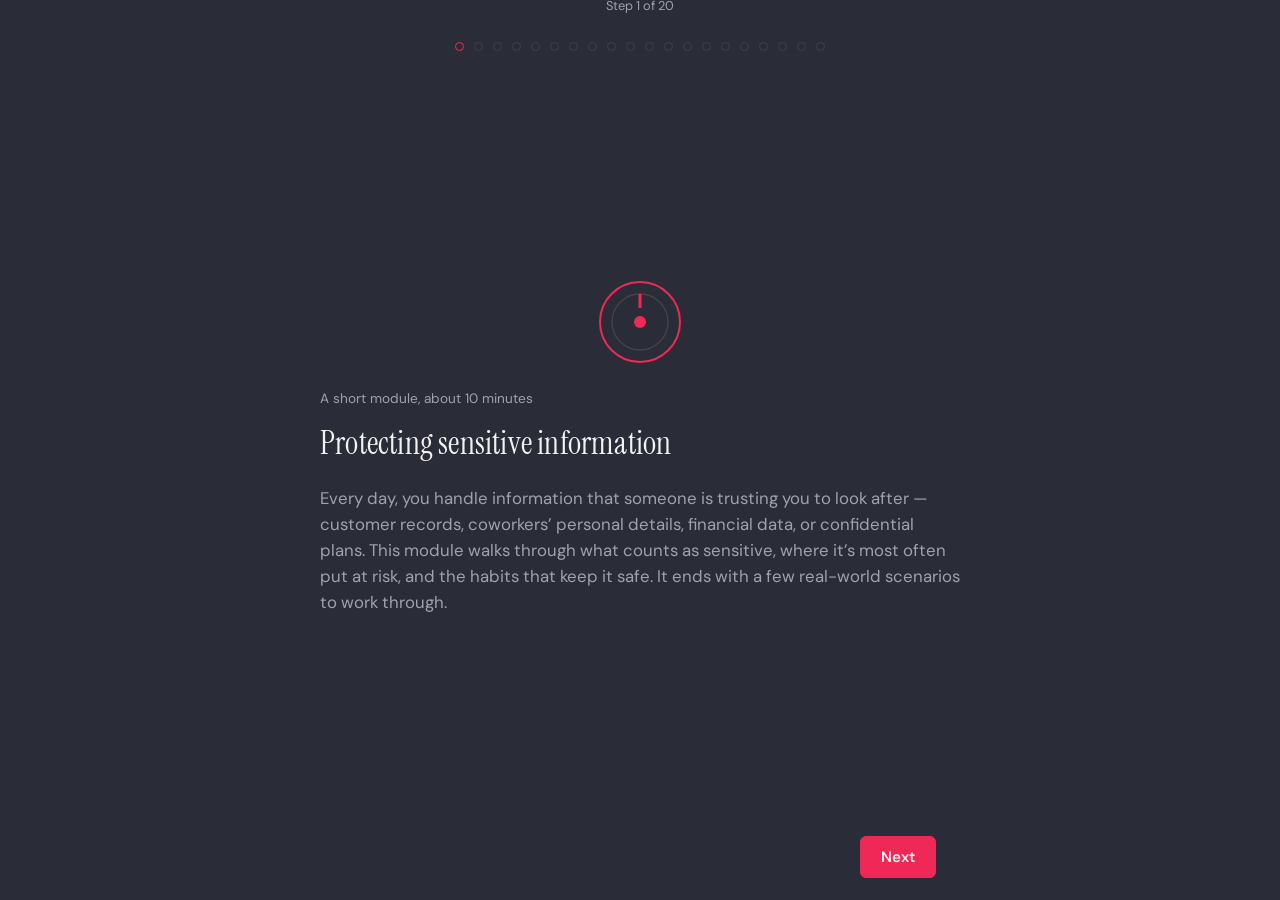
<file: index.html>
<!DOCTYPE html>
<html lang="en" class="default-dark">
<head>
<meta charset="UTF-8">
<meta name="viewport" content="width=device-width, initial-scale=1, maximum-scale=1">
<title>Protecting Sensitive Information</title>
<link rel="stylesheet" href="https://fonts.googleapis.com/css2?family=DM+Sans:ital,opsz,wght@0,9..40,400;0,9..40,500;0,9..40,600;0,9..40,700;1,9..40,400&family=Instrument+Serif:ital@0;1&display=swap">
<link rel="stylesheet" href="theme.css">
<style>
  html,body{height:100%;}
  body{
    margin:0;
    background:var(--bg-void);
    color:var(--text-primary);
    font-family:var(--font-body);
    line-height:1.55;
    -webkit-font-smoothing:antialiased;
  }
  h1,h2,h3{
    font-family:var(--font-display);
    font-weight:400;
    margin:0 0 0.5em 0;
    letter-spacing:0.2px;
  }
  .app{
    min-height:100%;
    display:flex;
    flex-direction:column;
  }
  .topbar{
    display:flex;
    align-items:center;
    justify-content:center;
    gap:10px;
    padding:18px 20px 10px;
    flex-shrink:0;
  }
  .tick{
    width:9px;height:9px;border-radius:50%;
    border:1.5px solid hsl(var(--border));
    background:transparent;
    transition:background .25s ease, border-color .25s ease;
  }
  .tick.done{ background:hsl(var(--primary)); border-color:hsl(var(--primary)); }
  .tick.current{ border-color:hsl(var(--primary)); }

  .stage{
    flex:1;
    display:flex;
    align-items:center;
    justify-content:center;
    padding:20px 24px 10px;
    overflow-y:auto;
  }
  .card{
    width:100%;
    max-width:640px;
  }
  .eyebrow{
    color:hsl(var(--muted-foreground));
    font-size:0.85rem;
    margin-bottom:10px;
  }
  p{ color:var(--text-primary); }
  p.dim{ color:hsl(var(--muted-foreground)); }
  .lede{ font-size:1.05rem; color:hsl(var(--muted-foreground)); }

  .grid{
    display:grid;
    grid-template-columns:1fr 1fr;
    gap:14px;
    margin-top:18px;
  }
  @media (max-width:560px){ .grid{ grid-template-columns:1fr; } }

  .item{
    border:1px solid hsl(var(--border));
    background:var(--bg-card);
    border-radius:var(--radius);
    padding:16px 18px;
  }
  .item h3{ font-size:1.05rem; margin-bottom:6px; }
  .item p{ font-size:0.92rem; color:hsl(var(--muted-foreground)); margin:0; }

  .list{ margin:16px 0 0; padding:0; list-style:none; }
  .list li{
    display:flex;
    gap:12px;
    padding:12px 0;
    border-top:1px solid hsl(var(--border));
    font-size:0.98rem;
  }
  .list li:first-child{ border-top:none; }
  .list li .mark{
    flex-shrink:0;
    width:20px;height:20px;
    border-radius:50%;
    display:flex;align-items:center;justify-content:center;
    font-size:0.75rem;
    margin-top:2px;
  }
  .list li.risk .mark{ background:var(--amber-glow); color:var(--amber); }
  .list li.safe .mark{ background:var(--green-glow); color:var(--green); }

  .vault-svg{ display:block; margin:0 auto 22px; color:hsl(var(--primary)); }

  .scenario{
    border:1px solid hsl(var(--border));
    background:var(--bg-card);
    border-radius:var(--radius);
    padding:20px 22px;
    margin-top:16px;
  }
  .scenario .qnum{ color:hsl(var(--muted-foreground)); font-size:0.85rem; margin-bottom:6px; }
  .scenario h3{ font-size:1.08rem; margin-bottom:16px; }

  .option{
    display:block;
    width:100%;
    text-align:left;
    background:transparent;
    color:var(--text-primary);
    border:1px solid hsl(var(--border));
    border-radius:calc(var(--radius) - 2px);
    padding:12px 14px;
    margin-bottom:10px;
    font-size:0.95rem;
    cursor:pointer;
    font-family:inherit;
    transition:border-color .15s ease, background .15s ease;
  }
  .option:hover:not(:disabled){ border-color:hsl(var(--primary)); }
  .option:disabled{ cursor:default; }
  .option.correct{ border-color:var(--green); background:var(--green-glow); }
  .option.incorrect{ border-color:hsl(var(--destructive)); background:hsl(var(--destructive) / 0.12); }

  .feedback{
    margin-top:14px;
    padding:12px 14px;
    border-radius:5px;
    font-size:0.92rem;
    display:none;
  }
  .feedback.show{ display:block; }
  .feedback.correct{ background:var(--green-glow); color:var(--text-primary); border:1px solid var(--green); }
  .feedback.incorrect{ background:hsl(var(--destructive) / 0.10); color:var(--text-primary); border:1px solid hsl(var(--destructive) / 0.35); }

  .score-ring{
    width:120px;height:120px;
    margin:0 auto 18px;
  }

  .mod-navbar{
    flex-shrink:0;
    display:flex;
    justify-content:space-between;
    align-items:center;
    padding:14px 24px 22px;
    max-width:640px;
    width:100%;
    margin:0 auto;
    position:relative;
    background:transparent;
    border:0;
    backdrop-filter:none;
  }
  button.nav-btn{
    background:transparent;
    border:1px solid hsl(var(--border));
    color:var(--text-primary);
    padding:10px 20px;
    border-radius:calc(var(--radius) - 2px);
    font-size:0.95rem;
    font-family:inherit;
    cursor:pointer;
  }
  button.nav-btn.primary{
    background:hsl(var(--primary));
    border-color:hsl(var(--primary));
    color:hsl(var(--primary-foreground));
    font-weight:600;
  }
  button.nav-btn:disabled{ opacity:0.35; cursor:default; }
  button.nav-btn.hidden{ visibility:hidden; }

  .step-label{
    text-align:center;
    color:hsl(var(--muted-foreground));
    font-size:0.8rem;
    margin-top:-4px;
    margin-bottom:8px;
  }
</style>
</head>
<body>
<div class="app">
  <div class="step-label" id="stepLabel"></div>
  <div class="topbar" id="topbar"></div>
  <div class="stage"><div class="card" id="card"></div></div>
  <div class="mod-navbar">
    <button class="nav-btn" id="backBtn">Back</button>
    <button class="nav-btn primary" id="nextBtn">Next</button>
  </div>
</div>

<script>
/* ---------------- SCORM 2004 API wrapper (no external calls) ---------------- */
var scormAPI = null;
var scormInitialized = false;

function findAPI(win){
  var attempts = 0;
  while (win.API_1484_11 == null && win.parent != null && win.parent != win && attempts < 500){
    attempts++;
    win = win.parent;
  }
  return win.API_1484_11 || null;
}
function getAPI(){
  var api = findAPI(window);
  if (!api && window.opener) api = findAPI(window.opener);
  return api;
}
function scormInit(){
  try{
    scormAPI = getAPI();
    if (scormAPI){
      scormAPI.Initialize("");
      scormInitialized = true;
    }
  }catch(e){ /* no LMS present; module still runs standalone */ }
}
function scormSet(key, value){
  if (!scormInitialized || !scormAPI) return;
  try{ scormAPI.SetValue(key, value); }catch(e){}
}
function scormCommit(){
  if (!scormInitialized || !scormAPI) return;
  try{ scormAPI.Commit(""); }catch(e){}
}
function scormTerminate(){
  if (!scormInitialized || !scormAPI) return;
  try{ scormAPI.Terminate(""); }catch(e){}
}
window.addEventListener("load", scormInit);
window.addEventListener("beforeunload", function(){
  scormCommit();
  scormTerminate();
});

/* ---------------- Content model ---------------- */
var quizAnswers = []; // records booleans

var screens = [
  { type:"content", render: renderWelcome },
  { type:"content", render: renderWhatIsSensitive },
  { type:"content", render: renderWhyItMatters },
  { type:"content", render: renderRisks },
  { type:"content", render: renderBestPractices },
  { type:"content", render: renderRemoteAndPublicSpaces },
  { type:"content", render: renderPhysicalAndCleanDesk },
  { type:"content", render: renderDevicesAndStorage },
  { type:"content", render: renderSocialEngineering },
  { type:"content", render: renderWhenSomethingGoesWrong },
  { type:"quiz", q: {
      prompt:"A colleague asks you to email a spreadsheet of customer records to their personal Gmail so they can finish it over the weekend. What should you do?",
      options:[
        "Send it — they're a coworker, so it's fine.",
        "Decline, and point them to the company's secure remote-access option instead.",
        "Password-protect the file with a simple password, then send it.",
        "Send it, and blind-copy your own personal email as a backup."
      ],
      correct:1,
      explain:"Personal email accounts sit outside your organization's controls. A secure remote-access or file-sharing tool keeps the data where it can be protected and audited."
  }},
  { type:"quiz", q: {
      prompt:"You get an email that looks like it's from IT, asking you to \u201cverify your password\u201d by clicking a link. What's the safest response?",
      options:[
        "Click the link right away in case it's urgent.",
        "Reply to the email and ask if it's legitimate.",
        "Don't click. Report it, and confirm with IT through a channel you already trust.",
        "Forward it to a few coworkers to see if they got it too."
      ],
      correct:2,
      explain:"Replying to the sender doesn't verify anything — you'd just be talking to whoever sent the phishing email. Confirm through a channel you already know is real, like a known phone number or ticketing system."
  }},
  { type:"quiz", q: {
      prompt:"You step away from your desk for a coffee, and a document with confidential financial data is open on screen. What should you do first?",
      options:[
        "Nothing — you'll only be gone a minute.",
        "Minimize the window.",
        "Turn the monitor off.",
        "Lock your screen, no matter how short the break."
      ],
      correct:3,
      explain:"Minimizing or turning off the display doesn't end the session — anyone at your desk can reopen it. Locking your screen actually restricts access."
  }},
  { type:"quiz", q: {
      prompt:"Which of these generally counts as sensitive information that needs extra protection?",
      options:[
        "A public press release.",
        "An employee's home address and medical leave dates.",
        "This week's office lunch menu.",
        "A public product brochure."
      ],
      correct:1,
      explain:"Personal details like a home address, combined with something like medical leave dates, can identify a specific person and expose private facts about them — that's exactly the kind of information that needs safeguarding."
  }},
  { type:"quiz", q: {
      prompt:"You need to share a confidential contract with an outside vendor. What's the best approach?",
      options:[
        "Post it to a public shared-drive link and email the link.",
        "Paste the contents into a personal messaging app.",
        "Use your organization's approved secure file-sharing tool, with access limited to the vendor.",
        "Print it and mail it with no tracking."
      ],
      correct:2,
      explain:"A secure, access-limited tool keeps control over who can see the file and gives you an audit trail — a public link or an untracked copy hands away that control."
  }},
  { type:"quiz", q: {
      prompt:"You are working from a café on public Wi-Fi and need to review a confidential client file. What is the safest approach?",
      options:[
        "Join the free café Wi-Fi and open the file as usual.",
        "Use your organization's approved VPN or secure connection first, and keep the screen out of view.",
        "Ask the barista for the staff password — that network is more trustworthy.",
        "Download the file to a USB stick so you can read it offline on any computer."
      ],
      correct:1,
      explain:"Public Wi-Fi is easy to intercept, and nearby people can see your screen. An approved VPN (or another company-approved secure path) plus a privacy-aware seating choice keeps the session under your organization's controls."
  }},
  { type:"quiz", q: {
      prompt:"A visitor is waiting at your desk and a printed contract with pricing terms is sitting face-up. What should you do?",
      options:[
        "Leave it — they probably won't read it.",
        "Flip it over and hope that's enough.",
        "Put it away or turn it face-down in a drawer, and don't leave visitors unattended with sensitive papers.",
        "Hand it to them so they have something to look at while they wait."
      ],
      correct:2,
      explain:"Physical copies are still sensitive information. A clean-desk habit — putting papers away, using a locked drawer, and not leaving visitors alone with documents — prevents casual or intentional viewing."
  }},
  { type:"quiz", q: {
      prompt:"You find a USB stick in the parking lot labeled \"payroll.\" What should you do?",
      options:[
        "Plug it in to see whose it is so you can return it.",
        "Open it on a personal laptop, which is safer than a work PC.",
        "Don't plug it in. Turn it in to IT or security through the usual reporting path.",
        "Leave it on a colleague's desk in case it's theirs."
      ],
      correct:2,
      explain:"Unknown removable media is a common way malware is introduced. Finding the owner is IT's job — plugging it in, even on a personal device, puts systems and data at risk."
  }},
  { type:"quiz", q: {
      prompt:"You realize you just emailed a spreadsheet of employee details to the wrong person inside the company. What should you do first?",
      options:[
        "Wait a few days to see if they notice.",
        "Ask them privately to delete it, and don't tell anyone else.",
        "Report it right away through your organization's incident or privacy process, and follow their instructions.",
        "Send a second email with more files to bury the first one."
      ],
      correct:2,
      explain:"Internal mistakes still need to be reported. Early notice lets the right team contain access, recover the message if possible, and meet any legal or notification duties. Hiding it usually makes the impact worse."
  }},
  { type:"summary" }
];

var current = 0;

function el(html){
  var d = document.createElement("div");
  d.innerHTML = html.trim();
  return d.firstChild;
}

/* ---------------- Screen renderers ---------------- */
function renderWelcome(){
  return el(
    '<div>' +
      '<svg class="vault-svg" width="88" height="88" viewBox="0 0 88 88" fill="none">' +
        '<circle cx="44" cy="44" r="40" stroke="currentColor" stroke-width="2"/>' +
        '<circle cx="44" cy="44" r="28" stroke="hsl(var(--border))" stroke-width="1.5"/>' +
        '<circle cx="44" cy="44" r="6" fill="currentColor"/>' +
        '<rect x="42.5" y="16" width="3" height="14" fill="currentColor"/>' +
      '</svg>' +
      '<div class="eyebrow">A short module, about 10 minutes</div>' +
      '<h1>Protecting sensitive information</h1>' +
      '<p class="lede">Every day, you handle information that someone is trusting you to look after &mdash; customer records, coworkers\u2019 personal details, financial data, or confidential plans. This module walks through what counts as sensitive, where it\u2019s most often put at risk, and the habits that keep it safe. It ends with a few real-world scenarios to work through.</p>' +
    '</div>'
  );
}

function renderWhatIsSensitive(){
  return el(
    '<div>' +
      '<div class="eyebrow">Step 2</div>' +
      '<h2>What counts as sensitive information</h2>' +
      '<p class="lede">If it could hurt someone or the organization when seen by the wrong person, treat it as sensitive.</p>' +
      '<div class="grid">' +
        '<div class="item"><h3>Personal data</h3><p>Names paired with addresses, birthdates, ID numbers, or other details that identify someone.</p></div>' +
        '<div class="item"><h3>Financial records</h3><p>Account numbers, payment details, salaries, invoices, budgets.</p></div>' +
        '<div class="item"><h3>Health information</h3><p>Medical records, leave reasons, accommodations, anything about someone\u2019s wellbeing.</p></div>' +
        '<div class="item"><h3>Credentials &amp; access</h3><p>Passwords, access keys, security questions, badge or building codes.</p></div>' +
        '<div class="item"><h3>Confidential business info</h3><p>Contracts, unreleased plans, internal strategy, vendor terms.</p></div>' +
        '<div class="item"><h3>Anything marked restricted</h3><p>If your organization labels it confidential or internal-only, follow that label.</p></div>' +
      '</div>' +
    '</div>'
  );
}

function renderWhyItMatters(){
  return el(
    '<div>' +
      '<div class="eyebrow">Step 3</div>' +
      '<h2>Why it matters</h2>' +
      '<p class="lede">When sensitive information gets exposed, the effects land on real people first: a customer whose data was leaked, a coworker whose private details got shared, a partner whose contract terms went public.</p>' +
      '<p>It also has consequences for the organization &mdash; broken trust, legal exposure, and time spent responding instead of doing the work that matters. Most exposures aren\u2019t caused by sophisticated attacks. They come from small, everyday choices: a file sent to the wrong address, a password reused across accounts, a document left open on a shared screen.</p>' +
      '<p class="dim">That\u2019s the good news, too &mdash; because those everyday choices are exactly what this module focuses on.</p>' +
    '</div>'
  );
}

function renderRisks(){
  return el(
    '<div>' +
      '<div class="eyebrow">Step 4</div>' +
      '<h2>Where the risk usually comes from</h2>' +
      '<ul class="list">' +
        '<li class="risk"><span class="mark">!</span><span><strong>Phishing &amp; impersonation</strong> &mdash; messages designed to look like they\u2019re from IT, a vendor, or a coworker, asking you to click, log in, or send data.</span></li>' +
        '<li class="risk"><span class="mark">!</span><span><strong>Weak or reused passwords</strong> &mdash; one leaked password can unlock several accounts if it\u2019s reused.</span></li>' +
        '<li class="risk"><span class="mark">!</span><span><strong>Unlocked devices</strong> &mdash; a laptop or phone left open in a shared space is an open door.</span></li>' +
        '<li class="risk"><span class="mark">!</span><span><strong>Oversharing on collaboration tools</strong> &mdash; posting sensitive details in a broad channel instead of a limited one.</span></li>' +
        '<li class="risk"><span class="mark">!</span><span><strong>Unapproved file sharing</strong> &mdash; personal email, consumer cloud drives, or messaging apps that sit outside company controls.</span></li>' +
      '</ul>' +
    '</div>'
  );
}

function renderRemoteAndPublicSpaces(){
  return el(
    '<div>' +
      '<div class="eyebrow">Working away from the office</div>' +
      '<h2>Public spaces, travel, and remote work</h2>' +
      '<p class="lede">Sensitive information does not stay at your desk. Laptops, phones, and overheard conversations travel with you.</p>' +
      '<ul class="list">' +
        '<li class="risk"><span class="mark">!</span><span><strong>Public Wi-Fi</strong> &mdash; café, hotel, and airport networks can be watched or impersonated. Use your organization\'s approved VPN or another approved secure connection before opening work systems.</span></li>' +
        '<li class="risk"><span class="mark">!</span><span><strong>Shoulder surfing</strong> &mdash; in planes, trains, and lobbies, people can read your screen. Angle it away, use a privacy filter if you have one, and avoid displaying confidential files in crowded places.</span></li>' +
        '<li class="risk"><span class="mark">!</span><span><strong>Calls and video meetings</strong> &mdash; names, account numbers, and deal details carry in open rooms. Take sensitive calls somewhere private, and check who is on the meeting before you share.</span></li>' +
        '<li class="safe"><span class="mark">\u2713</span><span>Treat a home office like a workplace: lock the device, store papers out of sight, and don\'t leave a logged-in session for family or roommates to use.</span></li>' +
      '</ul>' +
    '</div>'
  );
}

function renderPhysicalAndCleanDesk(){
  return el(
    '<div>' +
      '<div class="eyebrow">Paper, printers, and visitors</div>' +
      '<h2>Physical records still count</h2>' +
      '<p class="lede">A printout, sticky note, or badge left on a desk is as sensitive as the same data on a screen.</p>' +
      '<div class="grid">' +
        '<div class="item"><h3>Clean desk</h3><p>Put confidential papers away when you leave. Don\'t leave contracts, lists, or ID copies face-up for passers-by.</p></div>' +
        '<div class="item"><h3>Printers &amp; copiers</h3><p>Collect print jobs immediately. Clear the output tray, and don\'t leave originals in the feeder.</p></div>' +
        '<div class="item"><h3>Whiteboards &amp; shared rooms</h3><p>Erase notes that include names, figures, or plans before you leave a meeting space.</p></div>' +
        '<div class="item"><h3>Visitors &amp; contractors</h3><p>Don\'t leave guests unattended with open files or unlocked machines. Follow badge and escort rules.</p></div>' +
        '<div class="item"><h3>Disposal</h3><p>Shred or use the approved confidential-waste bin. Regular trash and recycling are not safe for sensitive pages.</p></div>' +
        '<div class="item"><h3>Notes &amp; passwords</h3><p>Don\'t write passwords, door codes, or account numbers on pads, monitors, or under keyboards.</p></div>' +
      '</div>' +
    '</div>'
  );
}

function renderDevicesAndStorage(){
  return el(
    '<div>' +
      '<div class="eyebrow">Laptops, phones, and removable media</div>' +
      '<h2>Keep devices and copies under control</h2>' +
      '<p class="lede">Most leaks start with a device that was lost, borrowed, or used in a way the organization did not approve.</p>' +
      '<ul class="list">' +
        '<li class="safe"><span class="mark">\u2713</span><span><strong>Lock and encrypt</strong> &mdash; use the required screen lock, PIN, or biometric, and keep device encryption turned on as IT configured it.</span></li>' +
        '<li class="safe"><span class="mark">\u2713</span><span><strong>Approved storage only</strong> &mdash; save work files in company drives or systems, not personal cloud folders, photos libraries, or random USB sticks.</span></li>' +
        '<li class="risk"><span class="mark">!</span><span><strong>Unknown USB and cables</strong> &mdash; found or gifted drives and charging cables can carry malware. Don\'t plug them in; turn them in to IT or security.</span></li>' +
        '<li class="risk"><span class="mark">!</span><span><strong>Personal devices</strong> &mdash; unless your organization has an approved bring-your-own-device process, don\'t copy sensitive work onto a personal phone or laptop.</span></li>' +
        '<li class="safe"><span class="mark">\u2713</span><span><strong>Lost or stolen</strong> &mdash; report a missing laptop, phone, badge, or token immediately so access can be cut off.</span></li>' +
      '</ul>' +
    '</div>'
  );
}

function renderSocialEngineering(){
  return el(
    '<div>' +
      '<div class="eyebrow">Pressure, urgency, and fake authority</div>' +
      '<h2>Social engineering beyond email</h2>' +
      '<p class="lede">Attackers also use phone calls, chat, and in-person visits. They try to make you skip the usual checks.</p>' +
      '<ul class="list">' +
        '<li class="risk"><span class="mark">!</span><span><strong>Urgency</strong> &mdash; "do this before the meeting" or "the CEO needs it now" is meant to stop you from verifying.</span></li>' +
        '<li class="risk"><span class="mark">!</span><span><strong>Authority</strong> &mdash; someone claiming to be IT, legal, a vendor, or a senior leader may still be a stranger. Confirm through a number or channel you already have.</span></li>' +
        '<li class="risk"><span class="mark">!</span><span><strong>Helpfulness</strong> &mdash; a "new coworker" asking you to hold the door, share a login, or send a file can be probing for access.</span></li>' +
        '<li class="risk"><span class="mark">!</span><span><strong>Callback and QR tricks</strong> &mdash; a voicemail, poster, or text that tells you to call a new number or scan a code can send you to a fake login.</span></li>' +
        '<li class="safe"><span class="mark">\u2713</span><span>Slow down. If the request is unusual, involves money, credentials, or a large data set, verify independently — even if the person seems familiar.</span></li>' +
      '</ul>' +
    '</div>'
  );
}

function renderWhenSomethingGoesWrong(){
  return el(
    '<div>' +
      '<div class="eyebrow">Incidents and near misses</div>' +
      '<h2>When something goes wrong</h2>' +
      '<p class="lede">Reporting quickly limits harm. Waiting, hoping it goes unnoticed, or trying to fix it alone usually makes it worse.</p>' +
      '<div class="grid">' +
        '<div class="item"><h3>What to report</h3><p>Wrong-person emails, lost devices, suspicious messages you clicked, missing papers, or someone asking you to bypass a control.</p></div>' +
        '<div class="item"><h3>When</h3><p>As soon as you notice. Minutes matter for recalling a message, locking an account, or wiping a lost phone.</p></div>' +
        '<div class="item"><h3>How</h3><p>Use your organization\'s stated path — IT help desk, privacy or security team, or the incident form — not a public chat thread.</p></div>' +
        '<div class="item"><h3>What to include</h3><p>What happened, when, what information was involved, and who may have seen it. Don\'t forward the sensitive file again "as evidence" unless asked.</p></div>' +
      '</div>' +
      '<p class="dim" style="margin-top:18px;">Next, a few scenarios to put this into practice.</p>' +
    '</div>'
  );
}

function renderBestPractices(){
  return el(
    '<div>' +
      '<div class="eyebrow">Step 5</div>' +
      '<h2>Habits that keep information safe</h2>' +
      '<ul class="list">' +
        '<li class="safe"><span class="mark">\u2713</span><span>Lock your screen every time you step away, even for a minute.</span></li>' +
        '<li class="safe"><span class="mark">\u2713</span><span>Use your organization\u2019s approved tools for sharing and storing sensitive files.</span></li>' +
        '<li class="safe"><span class="mark">\u2713</span><span>Verify unexpected requests through a channel you already trust, not the one the request arrived on.</span></li>' +
        '<li class="safe"><span class="mark">\u2713</span><span>Share information with only the people who need it, not the widest possible audience.</span></li>' +
        '<li class="safe"><span class="mark">\u2713</span><span>Report anything that looks off &mdash; a strange email, a missing device, an odd request &mdash; right away.</span></li>' +
      '</ul>' +
      '<p class="dim" style="margin-top:18px;">Next, a few scenarios to put this into practice.</p>' +
    '</div>'
  );
}

function renderQuiz(qIndex, q){
  var wrap = el(
    '<div>' +
      '<div class="scenario">' +
        '<div class="qnum">Scenario</div>' +
        '<h3></h3>' +
        '<div class="options"></div>' +
        '<div class="feedback"></div>' +
      '</div>' +
    '</div>'
  );
  wrap.querySelector("h3").textContent = q.prompt;
  var optionsWrap = wrap.querySelector(".options");
  var feedback = wrap.querySelector(".feedback");
  var answered = (typeof quizAnswers[qIndex] !== "undefined");

  q.options.forEach(function(text, i){
    var btn = document.createElement("button");
    btn.className = "option";
    btn.type = "button";
    btn.textContent = text;
    if (answered){
      btn.disabled = true;
      if (i === q.correct) btn.classList.add("correct");
      if (i === quizAnswers[qIndex].choice && i !== q.correct) btn.classList.add("incorrect");
    }
    btn.addEventListener("click", function(){
      if (typeof quizAnswers[qIndex] !== "undefined") return;
      var isCorrect = (i === q.correct);
      quizAnswers[qIndex] = { choice:i, correct:isCorrect };
      Array.prototype.forEach.call(optionsWrap.children, function(b, bi){
        b.disabled = true;
        if (bi === q.correct) b.classList.add("correct");
        if (bi === i && !isCorrect) b.classList.add("incorrect");
      });
      feedback.textContent = (isCorrect ? "Right. " : "Not quite. ") + q.explain;
      feedback.className = "feedback show " + (isCorrect ? "correct" : "incorrect");
      updateNav();
    });
    optionsWrap.appendChild(btn);
  });

  if (answered){
    feedback.textContent = (quizAnswers[qIndex].correct ? "Right. " : "Not quite. ") + q.explain;
    feedback.className = "feedback show " + (quizAnswers[qIndex].correct ? "correct" : "incorrect");
  }
  return wrap;
}

function renderSummary(){
  var total = quizAnswers.length;
  var correct = quizAnswers.filter(function(a){ return a && a.correct; }).length;
  var pct = total ? Math.round((correct/total)*100) : 0;

  reportScorm(pct);

  return el(
    '<div style="text-align:center;">' +
      '<div class="eyebrow">Module complete</div>' +
      '<h2>Nice work</h2>' +
      '<p class="lede">You answered ' + correct + ' of ' + total + ' scenarios correctly (' + pct + '%).</p>' +
      '<p class="dim">The habits from this module &mdash; locking your screen, using approved sharing tools, and double-checking unexpected requests &mdash; are the small, everyday choices that keep sensitive information safe.</p>' +
    '</div>'
  );
}

function reportScorm(pct){
  scormSet("cmi.completion_status", "completed");
  scormSet("cmi.success_status", pct >= 80 ? "passed" : "failed");
  scormSet("cmi.score.raw", String(pct));
  scormSet("cmi.score.min", "0");
  scormSet("cmi.score.max", "100");
  scormSet("cmi.score.scaled", String(pct/100));
  scormCommit();
}

/* ---------------- Navigation ---------------- */
function currentQuizAnsweredOrNA(){
  var s = screens[current];
  if (s.type !== "quiz") return true;
  var idx = quizIndexFor(current);
  return typeof quizAnswers[idx] !== "undefined";
}
function quizIndexFor(screenIdx){
  var count = -1;
  for (var i=0;i<=screenIdx;i++){
    if (screens[i].type === "quiz") count++;
  }
  return count;
}

function renderTopbar(){
  var bar = document.getElementById("topbar");
  bar.innerHTML = "";
  screens.forEach(function(s, i){
    var t = document.createElement("div");
    t.className = "tick" + (i < current ? " done" : "") + (i === current ? " current" : "");
    bar.appendChild(t);
  });
}

function renderScreen(){
  var card = document.getElementById("card");
  card.innerHTML = "";
  var s = screens[current];
  var node;
  if (s.type === "content") node = s.render();
  else if (s.type === "quiz") node = renderQuiz(quizIndexFor(current), s.q);
  else node = renderSummary();
  card.appendChild(node);

  document.getElementById("stepLabel").textContent =
    "Step " + (current+1) + " of " + screens.length;

  renderTopbar();
  updateNav();
  document.querySelector(".stage").scrollTop = 0;
}

function updateNav(){
  var backBtn = document.getElementById("backBtn");
  var nextBtn = document.getElementById("nextBtn");
  backBtn.classList.toggle("hidden", current === 0);
  var isLast = current === screens.length - 1;
  nextBtn.textContent = isLast ? "Done" : "Next";
  nextBtn.disabled = !currentQuizAnsweredOrNA();
  if (isLast) nextBtn.disabled = false;
}

document.getElementById("nextBtn").addEventListener("click", function(){
  if (current < screens.length - 1){
    current++;
    renderScreen();
  } else {
    scormCommit();
  }
});
document.getElementById("backBtn").addEventListener("click", function(){
  if (current > 0){
    current--;
    renderScreen();
  }
});

renderScreen();
</script>
</body>
</html>
</file>
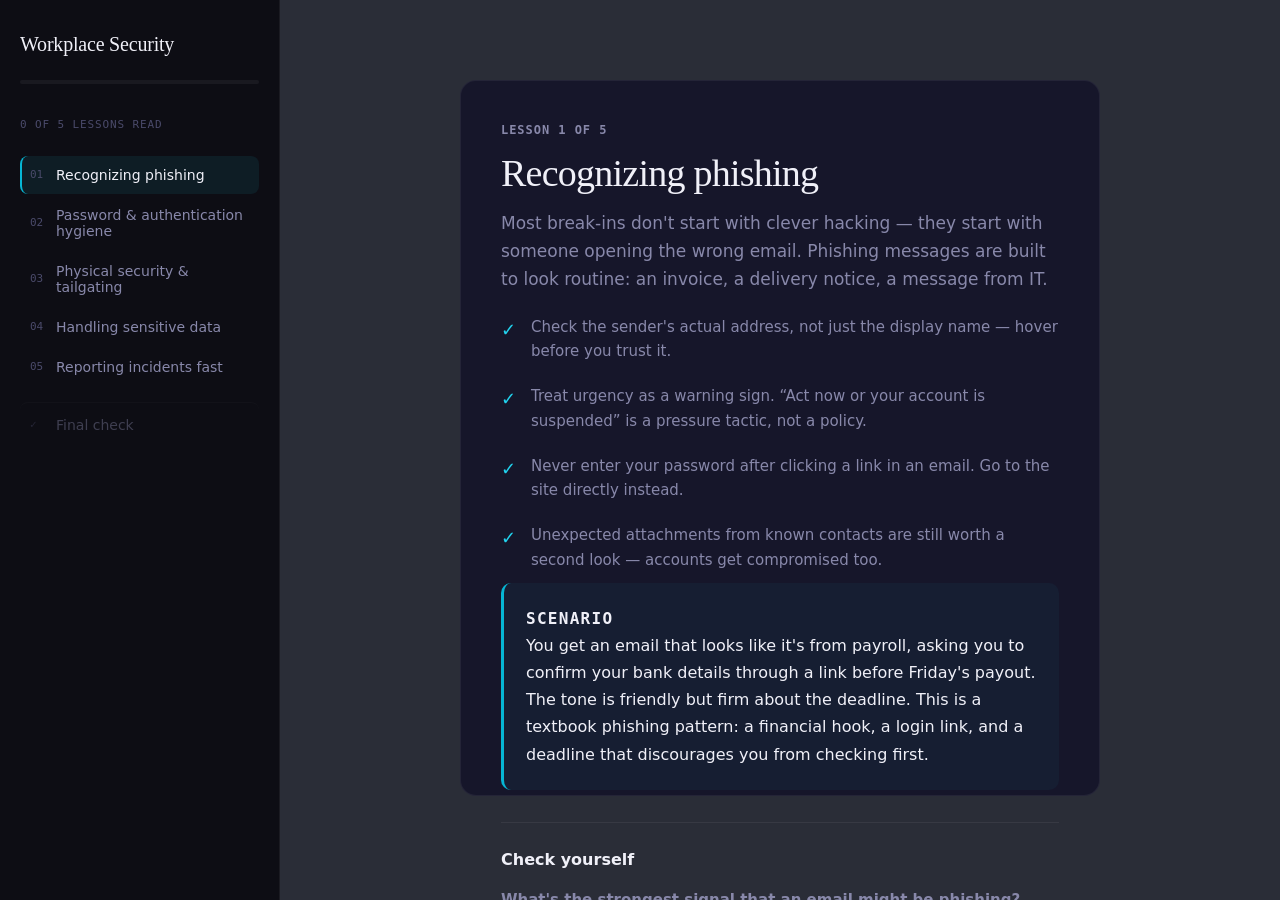
<file: content/index.html>
<!DOCTYPE html>
<html lang="en">
<head>
  <meta charset="UTF-8" />
  <meta http-equiv="X-UA-Compatible" content="IE=edge" />
  <meta name="viewport" content="width=device-width, initial-scale=1, maximum-scale=1" />
  <title>Workplace Security</title>
  <link rel="stylesheet" href="css/theme.css" />
  <link rel="stylesheet" href="css/styles.css" />
  <link rel="stylesheet" href="css/course.css" />
</head>
<body>
  <div id="app"></div>

  <!-- Local SCORM 2004 API wrapper — no external server involved -->
  <script src="js/scorm-api.js"></script>
  <script src="js/course.js"></script>
</body>
</html>
</file>
<file: theme.css>
:root {
  --background: 0 0% 100%;
  --foreground: 0 0% 3.9%;
  --card: 0 0% 100%;
  --card-foreground: 0 0% 3.9%;
  --popover: 0 0% 100%;
  --popover-foreground: 0 0% 3.9%;
  --primary: 0 72.2% 50.6%;
  --primary-foreground: 0 85.7% 97.3%;
  --secondary: 0 0% 96.1%;
  --secondary-foreground: 0 0% 9%;
  --muted: 0 0% 96.1%;
  --muted-foreground: 0 0% 45.1%;
  --accent: 0 0% 96.1%;
  --accent-foreground: 0 0% 9%;
  --destructive: 0 84.2% 60.2%;
  --destructive-foreground: 0 0% 98%;
  --border: 0 0% 89.8%;
  --input: 0 0% 89.8%;
  --ring: 0 72.2% 50.6%;
  --radius: 0.5rem;
}

.default-dark {
  --background: 226 13% 19%;
  --foreground: 0 0% 95%;
  --card: 231 12% 24%;
  --card-foreground: 0 0% 95%;
  --popover: 0 0% 9%;
  --popover-foreground: 0 0% 95%;
  --primary: 346 87% 55%;
  --primary-foreground: 355.7 100% 97.3%;
  --secondary: 346.2 96.1% 77.25%;
  --secondary-foreground: 0 0% 98%;
  --muted: 0 0% 15%;
  --muted-foreground: 240 5% 64.9%;
  --accent: 12 6.5% 15.1%;
  --accent-foreground: 0 0% 98%;
  --destructive: 0 78% 58%;
  --destructive-foreground: 0 85.7% 97.3%;
  --border: 240 4% 27%;
  --input: 240 5% 64.9%;
  --ring: 346.8 77.2% 49.8%;
}

/* =============================================
   THEME — shared dark chrome for the whole site.
   Provides design tokens, base body, navbar, footer,
   and core button/typography utilities.
   Page-specific styles go in inline <style> blocks
   on the page itself.
============================================= */

:root {
  /* Backgrounds */
  --bg-void:       hsl(var(--background));
  --bg-deep:       hsl(var(--background));
  --bg-base:       hsl(var(--background));
  --bg-surface:    hsl(var(--card));
  --bg-card:       hsl(var(--card));
  --bg-card-hover: #1e1e38;
  --bg-glass:      rgba(22, 22, 42, 0.6);

  /* Threat color language */
  --red:           hsl(var(--primary));
  --red-bright:    hsl(var(--primary));
  --red-glow:      hsl(var(--primary));
  --green:         #22c55e;
  --green-bright:  #34d399;
  --green-glow:    rgba(34, 197, 94, 0.25);
  --amber:         #f59e0b;
  --amber-bright:  #fbbf24;
  --amber-glow:    rgba(245, 158, 11, 0.25);
  --cyan:          hsl(var(--primary));
  --cyan-bright:   hsl(var(--primary));
  --cyan-glow:     hsl(var(--primary));
  --purple:        hsl(var(--primary));
  --purple-bright: hsl(var(--primary));
  --purple-glow:   hsl(var(--primary));
  --orange:        hsl(var(--primary));
  --orange-bright: hsl(var(--primary));
  --orange-glow:   hsl(var(--primary));
  --blue:          hsl(var(--primary));
  --blue-bright:   hsl(var(--primary));
  --blue-glow:     hsl(var(--primary));

  /* Text */
  --text-primary:   hsl(var(--foreground));
  --text-secondary: #8888aa;
  --text-muted:     #4a4a6a;
  --text-code:      #22d3ee;

  /* Borders */
  --border-subtle:  rgba(255,255,255,0.06);
  --border-mid:     rgba(255,255,255,0.1);

  /* Fonts */
  --font-display: 'Instrument Serif', Georgia, serif;
  --font-body:    'DM Sans', system-ui, sans-serif;
  --font-mono:    'JetBrains Mono', 'Fira Code', monospace;

  /* Transitions */
  --transition: 0.25s cubic-bezier(0.4, 0, 0.2, 1);
}

*, *::before, *::after {
  margin: 0;
  padding: 0;
  box-sizing: border-box;
}

html {
  scroll-behavior: smooth;
}

body {
  font-family: var(--font-body);
  background-color: var(--bg-void);
  color: var(--text-primary);
  line-height: 1.6;
  overflow-x: hidden;
  background-image: url("data:image/svg+xml,%3Csvg xmlns='http://www.w3.org/2000/svg' width='300' height='300'%3E%3Cfilter id='noise'%3E%3CfeTurbulence type='fractalNoise' baseFrequency='0.9' numOctaves='4' stitchTiles='stitch'/%3E%3CfeColorMatrix type='saturate' values='0'/%3E%3C/filter%3E%3Crect width='300' height='300' filter='url(%23noise)' opacity='0.035'/%3E%3C/svg%3E");
}

a {
  color: inherit;
  text-decoration: none;
}

img {
  max-width: 100%;
}

/* =============================================
   NAVIGATION
============================================= */
.navbar {
  position: fixed;
  top: 0;
  left: 0;
  right: 0;
  z-index: 1000;
  background: rgba(10, 10, 15, 0.6);
  backdrop-filter: blur(20px);
  -webkit-backdrop-filter: blur(20px);
  border-bottom: 1px solid var(--border-subtle);
  transition: background var(--transition), border-color var(--transition);
}

.navbar.scrolled {
  background: rgba(10, 10, 15, 0.92);
  border-bottom-color: var(--border-mid);
}

.nav-inner {
  max-width: 1200px;
  margin: 0 auto;
  padding: 0 24px;
  height: 64px;
  display: flex;
  align-items: center;
  gap: 32px;
}

.nav-logo {
  display: flex;
  align-items: center;
  gap: 10px;
  flex-shrink: 0;
  text-decoration: none;
}

.nav-logo img {
  width: 32px;
  height: 32px;
  object-fit: contain;
}

.nav-logo-text {
  font-family: var(--font-body);
  font-weight: 700;
  font-size: 15px;
  color: var(--text-primary);
  letter-spacing: -0.02em;
  white-space: nowrap;
}

.nav-links {
  display: flex;
  align-items: center;
  gap: 4px;
  list-style: none;
  flex: 1;
}

.nav-links a {
  display: block;
  padding: 6px 12px;
  font-size: 14px;
  font-weight: 500;
  color: var(--text-secondary);
  border-radius: 6px;
  transition: color var(--transition), background var(--transition);
}

.nav-links a:hover {
  color: var(--text-primary);
  background: rgba(255,255,255,0.05);
}

.nav-hamburger {
  display: none;
  flex-direction: column;
  gap: 5px;
  background: none;
  border: none;
  cursor: pointer;
  padding: 6px;
  margin-left: auto;
}

.nav-hamburger span {
  display: block;
  width: 22px;
  height: 2px;
  background: var(--text-secondary);
    --red-glow:      hsl(var(--primary));
  transition: all var(--transition);
}

.nav-mobile {
  display: none;
  flex-direction: column;
    --cyan-glow:     hsl(var(--primary));
  border-top: 1px solid var(--border-subtle);
  gap: 4px;
    --purple-glow:   hsl(var(--primary));

.nav-mobile.open {
    --orange-glow:   hsl(var(--primary));
}

    --blue-glow:     hsl(var(--primary));
  padding: 10px 12px;
  font-size: 15px;
  font-weight: 500;
  color: var(--text-secondary);
  border-radius: 8px;
  transition: all var(--transition);
}

.nav-mobile a:hover {
  color: var(--text-primary);
  background: rgba(255,255,255,0.05);
}

/* Spacer below fixed navbar so page content isn't hidden under it */
.nav-spacer {
  height: 64px;
}

/* =============================================
   BUTTONS
============================================= */
.btn-primary {
  display: inline-flex;
  align-items: center;
  gap: 8px;
  padding: 14px 28px;
  font-family: var(--font-body);
  font-size: 15px;
  font-weight: 600;
  color: #fff;
  background: var(--red);
  border: none;
  border-radius: 8px;
  cursor: pointer;
  transition: all var(--transition);
  text-decoration: none;
}

.btn-primary:hover {
  background: hsl(var(--primary));
  box-shadow: 0 4px 24px hsl(var(--primary) / 0.4);
  transform: translateY(-1px);
}

.btn-secondary {
  display: inline-flex;
  align-items: center;
  gap: 8px;
  padding: 14px 28px;
  font-family: var(--font-body);
  font-size: 15px;
  font-weight: 600;
  color: var(--text-primary);
  background: transparent;
  border: 1px solid var(--border-mid);
  border-radius: 8px;
  cursor: pointer;
  transition: all var(--transition);
  text-decoration: none;
}

.btn-secondary:hover {
  background: rgba(255,255,255,0.04);
  border-color: rgba(255,255,255,0.2);
  transform: translateY(-1px);
}

/* =============================================
   SECTION SHARED STYLES
============================================= */
.section-eyebrow {
  display: inline-block;
  font-family: var(--font-mono);
  font-size: 11px;
  font-weight: 500;
  color: var(--cyan-bright);
  text-transform: uppercase;
  letter-spacing: 0.12em;
  margin-bottom: 16px;
}

.section-heading {
  font-family: var(--font-display);
  font-size: clamp(32px, 4vw, 54px);
  font-weight: 400;
  line-height: 1.1;
  letter-spacing: -0.02em;
  color: var(--text-primary);
  margin-bottom: 16px;
}

.section-sub {
  font-size: 17px;
  color: var(--text-secondary);
  line-height: 1.65;
}

/* =============================================
   PAGE HEADER (used on secondary pages)
============================================= */
.page-header {
  padding: 80px 24px 40px;
  text-align: center;
  background: var(--bg-deep);
  border-bottom: 1px solid var(--border-subtle);
}

.page-header h1 {
  font-family: var(--font-display);
  font-size: clamp(36px, 5vw, 56px);
  font-weight: 400;
  line-height: 1.1;
  letter-spacing: -0.02em;
  color: var(--text-primary);
  margin-bottom: 12px;
}

.page-header p {
  font-size: 17px;
  color: var(--text-secondary);
  max-width: 640px;
  margin: 0 auto;
  line-height: 1.65;
}

/* =============================================
   FOOTER
============================================= */
footer {
  background: var(--bg-deep);
  border-top: 1px solid var(--border-subtle);
  padding: 72px 24px 40px;
}

.footer-inner {
  max-width: 1200px;
  margin: 0 auto;
}

.footer-top {
  display: grid;
  grid-template-columns: 1.4fr 1fr 1fr 1fr;
  gap: 48px;
  margin-bottom: 56px;
}

.footer-brand {
  display: flex;
  align-items: center;
  gap: 10px;
  margin-bottom: 16px;
}

.footer-brand img {
  width: 28px;
  height: 28px;
  object-fit: contain;
}

.footer-brand-text {
  font-family: var(--font-body);
  font-size: 14px;
  font-weight: 700;
  color: var(--text-primary);
}

.footer-about-text {
  font-size: 13px;
  color: var(--text-muted);
  line-height: 1.65;
  margin-bottom: 20px;
}

.footer-github-link {
  display: inline-flex;
  align-items: center;
  gap: 8px;
  font-size: 13px;
  font-weight: 500;
  color: var(--text-secondary);
  transition: color var(--transition);
}

.footer-github-link:hover {
  color: var(--text-primary);
}

.footer-col h4 {
  font-family: var(--font-body);
  font-size: 12px;
  font-weight: 700;
  text-transform: uppercase;
  letter-spacing: 0.1em;
  color: var(--text-muted);
  margin-bottom: 20px;
}

.footer-links {
  list-style: none;
  display: flex;
  flex-direction: column;
  gap: 10px;
}

.footer-links a {
  font-size: 14px;
  color: var(--text-secondary);
  transition: color var(--transition);
}

.footer-links a:hover {
  color: var(--text-primary);
}

.footer-bottom {
  display: flex;
  align-items: center;
  justify-content: space-between;
  padding-top: 32px;
  border-top: 1px solid var(--border-subtle);
  flex-wrap: wrap;
  gap: 16px;
}

.footer-copy {
  font-size: 13px;
  color: var(--text-muted);
  line-height: 1.6;
}

.footer-bottom-links {
  display: flex;
  gap: 20px;
}

.footer-bottom-links a {
  font-size: 13px;
  color: var(--text-muted);
  transition: color var(--transition);
}

.footer-bottom-links a:hover {
  color: var(--text-secondary);
}

/* =============================================
   RESPONSIVE
============================================= */
@media (max-width: 1024px) {
  .footer-top {
    grid-template-columns: 1fr 1fr;
    gap: 32px;
  }
}

@media (max-width: 768px) {
  .nav-links {
    display: none;
  }

  .nav-hamburger {
    display: flex;
  }

  .footer-top {
    grid-template-columns: 1fr;
    gap: 28px;
    margin-bottom: 40px;
  }

  .footer-bottom {
    flex-direction: column;
    align-items: flex-start;
  }

  .page-header {
    padding: 56px 20px 32px;
  }
}

/* =============================================
   ACCESSIBILITY
============================================= */

/* Visible focus for keyboard navigation */
:focus-visible {
  outline: 2px solid hsl(var(--primary));
  outline-offset: 3px;
  border-radius: 4px;
}

/* Remove focus ring for mouse users */
:focus:not(:focus-visible) {
  outline: none;
}

/* Honour reduced-motion preference */
@media (prefers-reduced-motion: reduce) {
  *,
  *::before,
  *::after {
    animation-duration: 0.01ms !important;
    animation-iteration-count: 1 !important;
    transition-duration: 0.01ms !important;
    scroll-behavior: auto !important;
  }
}
</file>
<file: content/css/theme.css>
/* =============================================
   THEME — shared dark chrome for the whole site.
   Provides design tokens, base body, navbar, footer,
   and core button/typography utilities.
   Page-specific styles go in inline <style> blocks
   on the page itself.
============================================= */

:root {
  /* Backgrounds */
  /* Background token, defined the same way as the rest of the site:
     a raw HSL triplet feeding hsl(var(--background)). */
  --background:    226 13% 19%;
  --bg-void:       hsl(var(--background));
  --bg-deep:       #0d0d14;
  --bg-base:       #12121a;
  --bg-surface:    #1a1a2e;
  --bg-card:       #16162a;
  --bg-card-hover: #1e1e38;
  --bg-glass:      rgba(22, 22, 42, 0.6);

  /* Threat color language */
  --red:           #ef4444;
  --red-bright:    #ff3b30;
  --red-glow:      rgba(239, 68, 68, 0.25);
  --green:         #22c55e;
  --green-bright:  #34d399;
  --green-glow:    rgba(34, 197, 94, 0.25);
  --amber:         #f59e0b;
  --amber-bright:  #fbbf24;
  --amber-glow:    rgba(245, 158, 11, 0.25);
  --cyan:          #06b6d4;
  --cyan-bright:   #22d3ee;
  --cyan-glow:     rgba(6, 182, 212, 0.25);
  --purple:        #a855f7;
  --purple-glow:   rgba(168, 85, 247, 0.25);
  --orange:        #f97316;
  --orange-glow:   rgba(249, 115, 22, 0.25);
  --blue:          #3b82f6;
  --blue-glow:     rgba(59, 130, 246, 0.25);

  /* Text */
  --text-primary:   #f0f0f8;
  --text-secondary: #8888aa;
  --text-muted:     #4a4a6a;
  --text-code:      #22d3ee;

  /* Borders */
  --border-subtle:  rgba(255,255,255,0.06);
  --border-mid:     rgba(255,255,255,0.1);

  /* Fonts */
  --font-display: 'Instrument Serif', Georgia, serif;
  --font-body:    'DM Sans', system-ui, sans-serif;
  --font-mono:    'JetBrains Mono', 'Fira Code', monospace;

  /* Transitions */
  --transition: 0.25s cubic-bezier(0.4, 0, 0.2, 1);
}

*, *::before, *::after {
  margin: 0;
  padding: 0;
  box-sizing: border-box;
}

html {
  scroll-behavior: smooth;
}

body {
  font-family: var(--font-body);
  background-color: var(--bg-void);
  color: var(--text-primary);
  line-height: 1.6;
  overflow-x: hidden;
  background-image: url("data:image/svg+xml,%3Csvg xmlns='http://www.w3.org/2000/svg' width='300' height='300'%3E%3Cfilter id='noise'%3E%3CfeTurbulence type='fractalNoise' baseFrequency='0.9' numOctaves='4' stitchTiles='stitch'/%3E%3CfeColorMatrix type='saturate' values='0'/%3E%3C/filter%3E%3Crect width='300' height='300' filter='url(%23noise)' opacity='0.035'/%3E%3C/svg%3E");
}

a {
  color: inherit;
  text-decoration: none;
}

img {
  max-width: 100%;
}

/* =============================================
   NAVIGATION
============================================= */
.navbar {
  position: fixed;
  top: 0;
  left: 0;
  right: 0;
  z-index: 1000;
  background: rgba(10, 10, 15, 0.6);
  backdrop-filter: blur(20px);
  -webkit-backdrop-filter: blur(20px);
  border-bottom: 1px solid var(--border-subtle);
  transition: background var(--transition), border-color var(--transition);
}

.navbar.scrolled {
  background: rgba(10, 10, 15, 0.92);
  border-bottom-color: var(--border-mid);
}

.nav-inner {
  max-width: 1200px;
  margin: 0 auto;
  padding: 0 24px;
  height: 64px;
  display: flex;
  align-items: center;
  gap: 32px;
}

.nav-logo {
  display: flex;
  align-items: center;
  gap: 10px;
  flex-shrink: 0;
  text-decoration: none;
}

.nav-logo img {
  width: 32px;
  height: 32px;
  object-fit: contain;
}

.nav-logo-text {
  font-family: var(--font-body);
  font-weight: 700;
  font-size: 15px;
  color: var(--text-primary);
  letter-spacing: -0.02em;
  white-space: nowrap;
}

.nav-links {
  display: flex;
  align-items: center;
  gap: 4px;
  list-style: none;
  flex: 1;
}

.nav-links a {
  display: block;
  padding: 6px 12px;
  font-size: 14px;
  font-weight: 500;
  color: var(--text-secondary);
  border-radius: 6px;
  transition: color var(--transition), background var(--transition);
}

.nav-links a:hover {
  color: var(--text-primary);
  background: rgba(255,255,255,0.05);
}

.nav-hamburger {
  display: none;
  flex-direction: column;
  gap: 5px;
  background: none;
  border: none;
  cursor: pointer;
  padding: 6px;
  margin-left: auto;
}

.nav-hamburger span {
  display: block;
  width: 22px;
  height: 2px;
  background: var(--text-secondary);
  border-radius: 2px;
  transition: all var(--transition);
}

.nav-mobile {
  display: none;
  flex-direction: column;
  padding: 12px 24px 20px;
  border-top: 1px solid var(--border-subtle);
  gap: 4px;
}

.nav-mobile.open {
  display: flex;
}

.nav-mobile a {
  padding: 10px 12px;
  font-size: 15px;
  font-weight: 500;
  color: var(--text-secondary);
  border-radius: 8px;
  transition: all var(--transition);
}

.nav-mobile a:hover {
  color: var(--text-primary);
  background: rgba(255,255,255,0.05);
}

/* Spacer below fixed navbar so page content isn't hidden under it */
.nav-spacer {
  height: 64px;
}

/* =============================================
   BUTTONS
============================================= */
.btn-primary {
  display: inline-flex;
  align-items: center;
  gap: 8px;
  padding: 14px 28px;
  font-family: var(--font-body);
  font-size: 15px;
  font-weight: 600;
  color: #fff;
  background: var(--red);
  border: none;
  border-radius: 8px;
  cursor: pointer;
  transition: all var(--transition);
  text-decoration: none;
}

.btn-primary:hover {
  background: #dc2626;
  box-shadow: 0 4px 24px rgba(239,68,68,0.4);
  transform: translateY(-1px);
}

.btn-secondary {
  display: inline-flex;
  align-items: center;
  gap: 8px;
  padding: 14px 28px;
  font-family: var(--font-body);
  font-size: 15px;
  font-weight: 600;
  color: var(--text-primary);
  background: transparent;
  border: 1px solid var(--border-mid);
  border-radius: 8px;
  cursor: pointer;
  transition: all var(--transition);
  text-decoration: none;
}

.btn-secondary:hover {
  background: rgba(255,255,255,0.04);
  border-color: rgba(255,255,255,0.2);
  transform: translateY(-1px);
}

/* =============================================
   SECTION SHARED STYLES
============================================= */
.section-eyebrow {
  display: inline-block;
  font-family: var(--font-mono);
  font-size: 11px;
  font-weight: 500;
  color: var(--cyan-bright);
  text-transform: uppercase;
  letter-spacing: 0.12em;
  margin-bottom: 16px;
}

.section-heading {
  font-family: var(--font-display);
  font-size: clamp(32px, 4vw, 54px);
  font-weight: 400;
  line-height: 1.1;
  letter-spacing: -0.02em;
  color: var(--text-primary);
  margin-bottom: 16px;
}

.section-sub {
  font-size: 17px;
  color: var(--text-secondary);
  line-height: 1.65;
}

/* =============================================
   PAGE HEADER (used on secondary pages)
============================================= */
.page-header {
  padding: 80px 24px 40px;
  text-align: center;
  background: var(--bg-deep);
  border-bottom: 1px solid var(--border-subtle);
}

.page-header h1 {
  font-family: var(--font-display);
  font-size: clamp(36px, 5vw, 56px);
  font-weight: 400;
  line-height: 1.1;
  letter-spacing: -0.02em;
  color: var(--text-primary);
  margin-bottom: 12px;
}

.page-header p {
  font-size: 17px;
  color: var(--text-secondary);
  max-width: 640px;
  margin: 0 auto;
  line-height: 1.65;
}

/* =============================================
   FOOTER
============================================= */
footer {
  background: var(--bg-deep);
  border-top: 1px solid var(--border-subtle);
  padding: 72px 24px 40px;
}

.footer-inner {
  max-width: 1200px;
  margin: 0 auto;
}

.footer-top {
  display: grid;
  grid-template-columns: 1.4fr 1fr 1fr 1fr;
  gap: 48px;
  margin-bottom: 56px;
}

.footer-brand {
  display: flex;
  align-items: center;
  gap: 10px;
  margin-bottom: 16px;
}

.footer-brand img {
  width: 28px;
  height: 28px;
  object-fit: contain;
}

.footer-brand-text {
  font-family: var(--font-body);
  font-size: 14px;
  font-weight: 700;
  color: var(--text-primary);
}

.footer-about-text {
  font-size: 13px;
  color: var(--text-muted);
  line-height: 1.65;
  margin-bottom: 20px;
}

.footer-github-link {
  display: inline-flex;
  align-items: center;
  gap: 8px;
  font-size: 13px;
  font-weight: 500;
  color: var(--text-secondary);
  transition: color var(--transition);
}

.footer-github-link:hover {
  color: var(--text-primary);
}

.footer-col h4 {
  font-family: var(--font-body);
  font-size: 12px;
  font-weight: 700;
  text-transform: uppercase;
  letter-spacing: 0.1em;
  color: var(--text-muted);
  margin-bottom: 20px;
}

.footer-links {
  list-style: none;
  display: flex;
  flex-direction: column;
  gap: 10px;
}

.footer-links a {
  font-size: 14px;
  color: var(--text-secondary);
  transition: color var(--transition);
}

.footer-links a:hover {
  color: var(--text-primary);
}

.footer-bottom {
  display: flex;
  align-items: center;
  justify-content: space-between;
  padding-top: 32px;
  border-top: 1px solid var(--border-subtle);
  flex-wrap: wrap;
  gap: 16px;
}

.footer-copy {
  font-size: 13px;
  color: var(--text-muted);
  line-height: 1.6;
}

.footer-bottom-links {
  display: flex;
  gap: 20px;
}

.footer-bottom-links a {
  font-size: 13px;
  color: var(--text-muted);
  transition: color var(--transition);
}

.footer-bottom-links a:hover {
  color: var(--text-secondary);
}

/* =============================================
   RESPONSIVE
============================================= */
@media (max-width: 1024px) {
  .footer-top {
    grid-template-columns: 1fr 1fr;
    gap: 32px;
  }
}

@media (max-width: 768px) {
  .nav-links {
    display: none;
  }

  .nav-hamburger {
    display: flex;
  }

  .footer-top {
    grid-template-columns: 1fr;
    gap: 28px;
    margin-bottom: 40px;
  }

  .footer-bottom {
    flex-direction: column;
    align-items: flex-start;
  }

  .page-header {
    padding: 56px 20px 32px;
  }
}

/* =============================================
   ACCESSIBILITY
============================================= */

/* Visible focus for keyboard navigation */
:focus-visible {
  outline: 2px solid #06b6d4;
  outline-offset: 3px;
  border-radius: 4px;
}

/* Remove focus ring for mouse users */
:focus:not(:focus-visible) {
  outline: none;
}

/* Honour reduced-motion preference */
@media (prefers-reduced-motion: reduce) {
  *,
  *::before,
  *::after {
    animation-duration: 0.01ms !important;
    animation-iteration-count: 1 !important;
    transition-duration: 0.01ms !important;
    scroll-behavior: auto !important;
  }
}
</file>
<file: content/css/styles.css>
/* =============================================
   STYLES.CSS — shared styling for lab/module pages.
   Used by: resources, email-lab, sms-smishing,
   mfa-fatigue, targeted-phishing.
   Pairs with theme.css for chrome (nav, footer).
============================================= */

body {
  font-family: var(--font-body);
  color: var(--text-primary);
  background: var(--bg-void);
}

.container { max-width: 1100px; margin: 0 auto; padding: 24px; }
.container-wide { max-width: 90%; padding: 24px 40px; }

a { color: inherit; text-decoration: none; }
img { max-width: 100%; }

/* ========== Drill header (lab pages) ========== */
.drill-header {
  padding: 64px 0 48px;
  text-align: center;
  background:
    radial-gradient(ellipse at center, rgba(34,211,238,0.06) 0%, transparent 60%),
    var(--bg-deep);
  border-bottom: 1px solid var(--border-subtle);
}
.drill-header .back-link {
  display: inline-flex;
  align-items: center;
  gap: 8px;
  color: var(--text-secondary);
  font-family: var(--font-mono);
  font-size: 12px;
  font-weight: 600;
  text-decoration: none;
  margin-bottom: 18px;
  text-transform: uppercase;
  letter-spacing: 0.06em;
  transition: color var(--transition);
}
.drill-header .back-link:hover { color: var(--cyan-bright); }
.drill-header h1 {
  font-family: var(--font-display);
  font-size: clamp(34px, 5vw, 52px);
  font-weight: 400;
  line-height: 1.1;
  letter-spacing: -0.02em;
  color: var(--text-primary);
  margin-bottom: 12px;
}
.drill-header p {
  max-width: 720px;
  margin: 0 auto 28px;
  color: var(--text-secondary);
  font-size: 17px;
  line-height: 1.6;
}
.drill-controls {
  margin-top: 24px;
  display: flex;
  align-items: center;
  justify-content: center;
  flex-wrap: wrap;
  gap: 16px;
}

/* Countdown timer */
.countdown {
  font-family: var(--font-mono);
  font-size: 28px;
  font-weight: 700;
  color: var(--cyan-bright);
  background: var(--bg-card);
  border: 1px solid var(--border-subtle);
  padding: 10px 28px;
  border-radius: 10px;
  min-width: 140px;
  text-align: center;
  transition: all var(--transition);
}
.countdown.countdown--warning { color: var(--amber-bright); border-color: rgba(251,191,36,0.4); }
.countdown.countdown--danger  { color: var(--red-bright);   border-color: rgba(255,59,48,0.4); }

/* Buttons */
.btn {
  display: inline-flex;
  align-items: center;
  justify-content: center;
  background: var(--cyan);
  color: #0a0a0f;
  border: 0;
  padding: 12px 26px;
  border-radius: 8px;
  font-weight: 700;
  font-family: var(--font-body);
  font-size: 14px;
  cursor: pointer;
  text-decoration: none;
  transition: all var(--transition);
}
.btn:hover {
  filter: brightness(1.1);
  transform: translateY(-1px);
  box-shadow: 0 4px 24px rgba(34,211,238,0.35);
}
.btn:disabled { opacity: 0.4; cursor: not-allowed; box-shadow: none; transform: none; filter: none; }
.btn--secondary {
  background: transparent;
  color: var(--text-primary);
  border: 1px solid var(--border-mid);
}
.btn--secondary:hover {
  background: rgba(255,255,255,0.04);
  border-color: rgba(255,255,255,0.2);
  box-shadow: none;
}
.btn--pumpkin {
  background: var(--orange);
  color: #0a0a0f;
}
.btn--pumpkin:hover {
  filter: brightness(1.1);
  box-shadow: 0 4px 24px rgba(249,115,22,0.4);
}
.btn--sms {
  background: var(--cyan);
  color: #0a0a0f;
}
.btn--sms:hover {
  filter: brightness(1.1);
  box-shadow: 0 4px 24px rgba(34,211,238,0.35);
}

/* Cards */
.card {
  background: var(--bg-card);
  border: 1px solid var(--border-subtle);
  border-radius: 16px;
  padding: 32px;
  margin: 24px 0;
}
.card h2 {
  font-family: var(--font-display);
  font-size: clamp(24px, 3vw, 32px);
  font-weight: 400;
  letter-spacing: -0.02em;
  color: var(--text-primary);
  margin-bottom: 16px;
}
.card h3 {
  font-family: var(--font-body);
  font-size: 16px;
  font-weight: 700;
  color: var(--text-primary);
  margin-bottom: 10px;
}
.card p {
  color: var(--text-secondary);
  line-height: 1.65;
  margin-bottom: 12px;
}

.hidden { display: none; }
.helper-text {
  color: var(--text-secondary);
  font-size: 14px;
  line-height: 1.6;
  margin: 12px 0 0;
}
.back-link {
  display: inline-flex;
  align-items: center;
  gap: 8px;
  color: var(--text-secondary);
  font-weight: 600;
  text-decoration: none;
  margin-bottom: 18px;
}
.back-link:hover { color: var(--cyan-bright); }

/* ========== SMS smishing page ========== */
.smishing-body { background: var(--bg-void); color: var(--text-primary); min-height: 100vh; }
.smishing-hero {
  position: relative;
  padding: 64px 0 48px;
  overflow: hidden;
  background:
    radial-gradient(ellipse at center, rgba(34,211,238,0.06) 0%, transparent 60%),
    var(--bg-deep);
  border-bottom: 1px solid var(--border-subtle);
}
.smishing-hero__glow { display: none; }
.smishing-hero__inner {
  position: relative;
  text-align: center;
  z-index: 1;
  display: flex;
  flex-direction: column;
  align-items: center;
  gap: 18px;
}
.smishing-hero h1 {
  font-family: var(--font-display);
  font-size: clamp(34px, 5vw, 48px);
  font-weight: 400;
  letter-spacing: -0.02em;
  color: var(--text-primary);
  margin: 0;
}
.smishing-hero p {
  max-width: 760px;
  margin: 0;
  color: var(--text-secondary);
  font-size: 16px;
  line-height: 1.6;
}
.smishing-badge {
  display: inline-flex;
  align-items: center;
  gap: 8px;
  padding: 6px 14px;
  border-radius: 999px;
  background: rgba(34,211,238,0.08);
  border: 1px solid rgba(34,211,238,0.25);
  font-family: var(--font-mono);
  font-weight: 700;
  text-transform: uppercase;
  letter-spacing: 0.12em;
  color: var(--cyan-bright);
  font-size: 11px;
}
.countdown--sms {
  background: var(--bg-card);
  border-color: rgba(34,211,238,0.3);
  color: var(--cyan-bright);
}
.challenge-controls {
  display: flex;
  flex-wrap: wrap;
  gap: 16px;
  justify-content: center;
  align-items: center;
  margin-top: 12px;
}

/* ========== Resources page ========== */
.resources-grid { display: grid; gap: 18px; margin-top: 18px; }
@media (min-width: 640px) { .resources-grid { grid-template-columns: repeat(2, minmax(0,1fr)); } }
@media (min-width: 960px) { .resources-grid { grid-template-columns: repeat(3, minmax(0,1fr)); } }
.resource-item {
  background: var(--bg-surface);
  border: 1px solid var(--border-subtle);
  border-radius: 12px;
  padding: 22px;
  transition: border-color var(--transition);
}
.resource-item:hover { border-color: var(--cyan); }
.resource-icon { font-size: 28px; margin-bottom: 12px; }
.resource-item h3 {
  margin: 0 0 10px;
  font-family: var(--font-body);
  font-size: 16px;
  color: var(--text-primary);
  font-weight: 700;
}
.resource-item p {
  margin: 0;
  font-size: 13px;
  line-height: 1.65;
  color: var(--text-secondary);
}
.resource-item a {
  color: var(--cyan-bright);
  text-decoration: none;
  font-weight: 600;
}
.resource-item a:hover { text-decoration: underline; }

.resource-links { display: grid; gap: 24px; margin-top: 18px; }
.link-section h3 {
  color: var(--text-primary);
  margin: 0 0 12px;
  font-family: var(--font-body);
  font-size: 15px;
  font-weight: 700;
}
.link-section ul { margin: 0; padding-left: 22px; display: grid; gap: 8px; }
.link-section li { line-height: 1.65; color: var(--text-secondary); font-size: 14px; }
.link-section a { color: var(--cyan-bright); text-decoration: none; font-weight: 600; }
.link-section a:hover { text-decoration: underline; }

.tips-grid { display: grid; gap: 18px; margin-top: 18px; }
@media (min-width: 640px) { .tips-grid { grid-template-columns: repeat(2, minmax(0,1fr)); } }
@media (min-width: 960px) { .tips-grid { grid-template-columns: repeat(3, minmax(0,1fr)); } }
.tip-card {
  background: var(--bg-surface);
  border: 1px solid var(--border-subtle);
  border-radius: 12px;
  padding: 22px;
  text-align: center;
  transition: border-color var(--transition);
}
.tip-card:hover { border-color: var(--cyan); }
.tip-icon { font-size: 30px; margin-bottom: 12px; }
.tip-card h3 {
  margin: 0 0 8px;
  font-family: var(--font-body);
  font-size: 14px;
  color: var(--text-primary);
  font-weight: 700;
}
.tip-card p {
  margin: 0;
  font-size: 13px;
  line-height: 1.55;
  color: var(--text-secondary);
}

.help-section {
  line-height: 1.7;
  color: var(--text-secondary);
}
.help-section a { color: var(--cyan-bright); text-decoration: none; font-weight: 600; }
.help-section a:hover { text-decoration: underline; }
.help-section ol { padding-left: 22px; margin: 14px 0; }
.help-section li { margin: 8px 0; line-height: 1.65; }
.help-section strong { color: var(--text-primary); font-weight: 600; }

/* ========== Training-list (general) ========== */
.training-list {
  margin: 16px 0;
  padding-left: 22px;
  display: grid;
  gap: 10px;
  color: var(--text-secondary);
  line-height: 1.6;
}
.training-list li { line-height: 1.55; }
.training-list strong { color: var(--text-primary); font-weight: 700; }
.training-list ul { margin-top: 8px; padding-left: 20px; color: var(--text-muted); font-size: 0.92rem; }

/* ========== One-at-a-time scenario layout ========== */
.scenario-container { min-height: 500px; }
.scenario-single {
  background: var(--bg-card);
  border: 1px solid var(--border-subtle);
  border-radius: 16px;
  padding: 36px;
  position: relative;
}
.scenario-progress-bar {
  height: 4px;
  background: rgba(255,255,255,0.05);
  border-radius: 999px;
  margin-bottom: 22px;
  overflow: hidden;
}
.progress-fill {
  height: 100%;
  background: linear-gradient(90deg, var(--cyan), var(--green));
  transition: width 0.5s ease;
  border-radius: 999px;
}
.scenario-number {
  font-family: var(--font-mono);
  font-size: 12px;
  font-weight: 600;
  color: var(--text-muted);
  text-transform: uppercase;
  letter-spacing: 0.08em;
  margin-bottom: 14px;
}
.scenario-title {
  font-family: var(--font-display);
  font-size: 28px;
  font-weight: 400;
  color: var(--text-primary);
  margin-bottom: 28px;
  line-height: 1.2;
  letter-spacing: -0.01em;
}
.scenario-email-box {
  background: var(--bg-surface);
  border: 1px solid var(--border-subtle);
  border-radius: 10px;
  padding: 22px;
  margin-bottom: 22px;
}
.scenario-content {
  background: rgba(34,211,238,0.04);
  border-left: 3px solid var(--cyan);
  padding: 22px;
  border-radius: 10px;
  margin-bottom: 28px;
}
.scenario-content p {
  font-size: 16px;
  line-height: 1.7;
  color: var(--text-primary);
  margin: 0;
}
.scenario-question {
  text-align: center;
  margin-bottom: 22px;
  padding-top: 22px;
  border-top: 1px solid var(--border-subtle);
}
.question-text {
  font-size: 16px;
  font-weight: 600;
  color: var(--text-primary);
  margin-bottom: 16px;
}
.choice-buttons {
  display: flex;
  gap: 12px;
  justify-content: center;
  flex-wrap: wrap;
}
.choice-btn {
  padding: 12px 22px;
  font-family: var(--font-body);
  font-size: 14px;
  font-weight: 600;
  border-radius: 8px;
  border: 1.5px solid;
  cursor: pointer;
  transition: all var(--transition);
  background: var(--bg-surface);
  min-width: 160px;
}
.choice-btn--danger { border-color: var(--red); color: var(--red-bright); }
.choice-btn--danger:hover {
  background: rgba(239,68,68,0.1);
  transform: translateY(-2px);
  box-shadow: 0 4px 16px rgba(239,68,68,0.25);
}
.choice-btn--safe { border-color: var(--green); color: var(--green-bright); }
.choice-btn--safe:hover {
  background: rgba(34,197,94,0.1);
  transform: translateY(-2px);
  box-shadow: 0 4px 16px rgba(34,197,94,0.25);
}
.scenario-result {
  background: var(--bg-surface);
  border: 1px solid var(--border-subtle);
  border-radius: 10px;
  padding: 20px;
  margin-top: 22px;
}
.result-correct   { background: rgba(34,197,94,0.06);  border-color: rgba(34,197,94,0.3); }
.result-incorrect { background: rgba(239,68,68,0.06);  border-color: rgba(239,68,68,0.3); }
.result-header {
  font-family: var(--font-body);
  font-size: 17px;
  font-weight: 700;
  margin-bottom: 12px;
}
.result-correct .result-header   { color: var(--green-bright); }
.result-incorrect .result-header { color: var(--red-bright); }
.result-verdict { font-size: 14px; margin-bottom: 14px; color: var(--text-primary); font-weight: 600; }
.result-action {
  background: rgba(34,211,238,0.06);
  border: 1px solid rgba(34,211,238,0.2);
  padding: 14px;
  border-radius: 8px;
  margin-bottom: 14px;
  font-size: 13px;
  line-height: 1.55;
  color: var(--text-secondary);
}
.result-action strong {
  display: block;
  font-family: var(--font-mono);
  font-size: 11px;
  color: var(--cyan-bright);
  text-transform: uppercase;
  letter-spacing: 0.08em;
  margin-bottom: 6px;
}
.result-insights { margin-top: 16px; }
.result-insights strong {
  display: block;
  margin-bottom: 10px;
  font-family: var(--font-mono);
  font-size: 11px;
  color: var(--text-muted);
  text-transform: uppercase;
  letter-spacing: 0.08em;
}
.result-insights ul { list-style: none; padding: 0; margin: 0; }
.result-insights li {
  padding: 8px 0;
  border-bottom: 1px solid var(--border-subtle);
  font-size: 13px;
  line-height: 1.55;
  color: var(--text-secondary);
}
.result-insights li:last-child { border-bottom: none; }
.result-insights li::before {
  content: '→';
  color: var(--cyan-bright);
  font-weight: bold;
  display: inline-block;
  width: 1.2em;
  margin-right: 6px;
}
.scenario-nav {
  display: flex;
  justify-content: space-between;
  gap: 12px;
  margin-top: 22px;
}
.nav-btn {
  padding: 10px 20px;
  font-family: var(--font-body);
  font-size: 13px;
  font-weight: 600;
  border-radius: 8px;
  border: 1px solid var(--border-mid);
  cursor: pointer;
  transition: all var(--transition);
  background: transparent;
  color: var(--text-primary);
}
.nav-btn:hover:not(:disabled) {
  background: rgba(255,255,255,0.04);
  border-color: rgba(255,255,255,0.2);
  transform: translateY(-1px);
}
.nav-btn:disabled { opacity: 0.4; cursor: not-allowed; }
.nav-btn--primary {
  background: var(--cyan);
  color: #0a0a0f;
  border: 0;
}
.nav-btn--primary:hover:not(:disabled) {
  filter: brightness(1.1);
  transform: translateY(-1px);
  box-shadow: 0 4px 16px rgba(34,211,238,0.35);
}

@media (max-width: 640px) {
  .choice-buttons { flex-direction: column; }
  .choice-btn { min-width: auto; width: 100%; }
  .scenario-nav { flex-direction: column; }
  .nav-btn { width: 100%; }
}

/* ========== Email lab specific ========== */
.email-single .scenario-email-box { display: none; }
.email-full-view {
  background: var(--bg-surface);
  border: 1px solid var(--border-subtle);
  border-radius: 12px;
  padding: 18px;
  margin-bottom: 16px;
}
.email-header-section {
  background: var(--bg-card);
  border: 1px solid var(--border-subtle);
  border-radius: 8px;
  padding: 14px;
  margin-bottom: 14px;
}
.email-row { display: flex; gap: 12px; margin-bottom: 8px; align-items: flex-start; }
.email-row:last-child { margin-bottom: 0; }
.email-label {
  color: var(--text-muted);
  font-family: var(--font-mono);
  font-weight: 600;
  min-width: 70px;
  font-size: 11px;
  text-transform: uppercase;
  letter-spacing: 0.06em;
}
.email-value {
  color: var(--text-primary);
  flex: 1;
  word-break: break-word;
  font-size: 13px;
  font-family: var(--font-mono);
}
.email-subject { color: var(--text-primary); font-weight: 600; font-family: var(--font-body); }
.email-links code {
  background: var(--bg-base);
  padding: 4px 8px;
  border-radius: 6px;
  font-family: var(--font-mono);
  font-size: 12px;
  color: var(--cyan-bright);
  display: inline-block;
  margin: 3px 0;
  border: 1px solid var(--border-subtle);
}
.email-attachment {
  color: var(--amber-bright);
  font-weight: 600;
  font-family: var(--font-mono);
}
.email-body-section {
  background: var(--bg-card);
  border: 1px solid var(--border-subtle);
  border-radius: 8px;
  padding: 16px;
  margin-top: 14px;
}
.email-body-label {
  font-family: var(--font-mono);
  font-size: 11px;
  font-weight: 600;
  color: var(--text-muted);
  text-transform: uppercase;
  letter-spacing: 0.08em;
  margin-bottom: 12px;
}
.email-body-content {
  font-size: 14px;
  line-height: 1.6;
  color: var(--text-secondary);
  white-space: pre-wrap;
}

/* ========== SMS smishing simulator ========== */
.sms-simulator { max-width: 800px; margin: 0 auto; padding: 16px; }
.sms-progress-bar {
  height: 3px;
  background: rgba(255,255,255,0.05);
  border-radius: 999px;
  margin-bottom: 10px;
  overflow: hidden;
}
.sms-progress-fill {
  height: 100%;
  background: linear-gradient(90deg, var(--cyan), var(--green));
  transition: width 0.5s ease;
}
.sms-progress-text {
  text-align: center;
  font-family: var(--font-mono);
  font-size: 11px;
  color: var(--text-muted);
  margin-bottom: 16px;
  font-weight: 600;
  text-transform: uppercase;
  letter-spacing: 0.06em;
}

.phone-container { display: flex; justify-content: center; margin-bottom: 20px; }
.phone-frame-large {
  width: 100%;
  max-width: 290px;
  background: linear-gradient(145deg, #1d1d1f, #2d2d2f);
  border-radius: 36px;
  padding: 10px;
  box-shadow: 0 16px 48px rgba(0,0,0,0.5), 0 6px 12px rgba(0,0,0,0.3), inset 0 1px 0 rgba(255,255,255,0.1);
  position: relative;
}
.phone-notch {
  position: absolute;
  top: 13px;
  left: 50%;
  transform: translateX(-50%);
  width: 96px;
  height: 20px;
  background: #000;
  border-radius: 0 0 14px 14px;
  z-index: 10;
}
.phone-screen-large {
  background: #000;
  border-radius: 28px;
  overflow: hidden;
  min-height: 430px;
  display: flex;
  flex-direction: column;
}
.phone-status-bar {
  display: flex;
  justify-content: space-between;
  padding: 30px 14px 8px;
  background: rgba(0,0,0,0.3);
  font-size: 10px;
  color: #a8a8a8;
}
.messages-header-bar {
  background: rgba(20,20,20,0.95);
  padding: 10px 14px;
  border-bottom: 1px solid rgba(255,255,255,0.08);
}
.contact-info { display: flex; flex-direction: column; gap: 2px; }
.contact-name { font-size: 13px; font-weight: 600; color: #fff; }
.contact-number { font-size: 11px; color: #a8a8a8; }

.conversation-area {
  flex: 1;
  background: #000;
  padding: 12px;
  display: flex;
  flex-direction: column;
  gap: 8px;
  overflow-y: auto;
  min-height: 260px;
}
.message-bubble-container {
  display: flex;
  flex-direction: column;
  gap: 2px;
  align-items: flex-start;
}
.message-bubble {
  max-width: 80%;
  padding: 8px 12px;
  border-radius: 16px;
  font-size: 13px;
  line-height: 1.4;
  word-wrap: break-word;
}
.message-bubble.received {
  background: rgba(58,58,60,0.95);
  color: #fff;
  border-bottom-left-radius: 4px;
}
.message-bubble.sent {
  background: var(--cyan);
  color: #0a0a0f;
  border-bottom-right-radius: 4px;
  align-self: flex-end;
}
.message-bubble-container:has(.sent) { align-items: flex-end; }
.message-time { font-size: 9px; color: #888; padding: 0 4px; }
.hidden { display: none !important; }

.typing-indicator {
  display: flex;
  gap: 4px;
  padding: 8px 12px;
  background: rgba(58,58,60,0.95);
  border-radius: 16px;
  border-bottom-left-radius: 4px;
  width: fit-content;
}
.typing-dot {
  width: 6px;
  height: 6px;
  background: #c7c7cc;
  border-radius: 50%;
  animation: typing 1.4s infinite;
}
.typing-dot:nth-child(2) { animation-delay: 0.2s; }
.typing-dot:nth-child(3) { animation-delay: 0.4s; }
@keyframes typing {
  0%, 60%, 100% { transform: translateY(0);    opacity: 0.7; }
  30%           { transform: translateY(-8px); opacity: 1; }
}

/* SMS Answer + Result sections */
.answer-section {
  background: var(--bg-card);
  border: 1px solid var(--border-subtle);
  border-radius: 12px;
  padding: 22px;
  margin-top: 16px;
  text-align: center;
}
.answer-section h3 {
  font-family: var(--font-body);
  font-size: 15px;
  font-weight: 700;
  color: var(--text-primary);
  margin-bottom: 14px;
}
.answer-buttons {
  display: flex;
  gap: 10px;
  justify-content: center;
  flex-wrap: wrap;
}
.answer-btn {
  flex: 1;
  min-width: 140px;
  padding: 12px 16px;
  border: 1.5px solid;
  border-radius: 8px;
  font-family: var(--font-body);
  font-size: 14px;
  font-weight: 700;
  cursor: pointer;
  transition: all var(--transition);
  background: var(--bg-surface);
}
.answer-btn-danger {
  border-color: var(--red);
  color: var(--red-bright);
}
.answer-btn-danger:hover:not(:disabled) {
  background: rgba(239,68,68,0.1);
  transform: translateY(-1px);
  box-shadow: 0 4px 16px rgba(239,68,68,0.25);
}
.answer-btn-safe {
  border-color: var(--green);
  color: var(--green-bright);
}
.answer-btn-safe:hover:not(:disabled) {
  background: rgba(34,197,94,0.1);
  transform: translateY(-1px);
  box-shadow: 0 4px 16px rgba(34,197,94,0.25);
}

.result-section { margin-top: 20px; }
.result-card {
  background: var(--bg-card);
  border: 1px solid var(--border-subtle);
  border-radius: 12px;
  padding: 24px;
  text-align: center;
}
.result-correct   { border: 1px solid var(--green); border-left: 3px solid var(--green); }
.result-incorrect { border: 1px solid var(--red);   border-left: 3px solid var(--red); }
.result-icon { font-size: 36px; margin-bottom: 6px; }
.result-title {
  font-family: var(--font-body);
  font-size: 18px;
  font-weight: 700;
  margin-bottom: 10px;
  color: var(--text-primary);
}
.result-explanation {
  font-size: 13px;
  color: var(--text-secondary);
  margin-bottom: 16px;
  line-height: 1.65;
}
.result-details {
  text-align: left;
  background: var(--bg-surface);
  border: 1px solid var(--border-subtle);
  border-radius: 8px;
  padding: 16px;
  margin-bottom: 16px;
}
.result-details strong {
  display: block;
  font-family: var(--font-mono);
  font-size: 11px;
  color: var(--text-muted);
  text-transform: uppercase;
  letter-spacing: 0.08em;
  margin-bottom: 8px;
}
.result-details ul { margin: 0; padding-left: 18px; }
.result-details li {
  margin-bottom: 5px;
  line-height: 1.55;
  color: var(--text-secondary);
  font-size: 13px;
}
.continue-btn {
  background: var(--cyan);
  color: #0a0a0f;
  border: 0;
  padding: 12px 28px;
  border-radius: 8px;
  font-family: var(--font-body);
  font-size: 14px;
  font-weight: 700;
  cursor: pointer;
  transition: all var(--transition);
}
.continue-btn:hover {
  filter: brightness(1.1);
  transform: translateY(-1px);
  box-shadow: 0 4px 16px rgba(34,211,238,0.35);
}

/* ========== MFA fatigue: phone frame & notifications ========== */
.drill-main { display: grid; gap: 28px; padding-bottom: 48px; }
@media (min-width: 960px) { .drill-main { grid-template-columns: minmax(0,1.15fr) minmax(0,1fr); } }

.phone-frame {
  margin: 0 auto;
  max-width: 380px;
  background: linear-gradient(180deg, #111a2f, #0c1529);
  border-radius: 32px;
  padding: 18px 16px 28px;
  border: 1px solid rgba(53,79,128,0.45);
  box-shadow: 0 24px 60px rgba(0,0,0,0.6);
}
.phone-screen {
  background: rgba(4,11,26,0.9);
  border-radius: 24px;
  padding: 18px;
  min-height: 460px;
  display: flex;
  flex-direction: column;
  gap: 14px;
  overflow: hidden;
}
.phone-status {
  display: flex;
  justify-content: space-between;
  color: var(--text-muted);
  font-size: 0.75rem;
  letter-spacing: 0.08em;
}
.notification-stack { display: flex; flex-direction: column; gap: 14px; margin-top: 6px; }
.notification-card {
  background: rgba(14,23,43,0.95);
  border: 1px solid rgba(34,211,238,0.18);
  border-radius: 18px;
  padding: 16px;
  display: grid;
  gap: 10px;
  box-shadow: 0 12px 28px rgba(4,16,30,0.45);
  transition: border-color 0.3s ease, box-shadow 0.3s ease;
}
.notification-card.active {
  border-color: rgba(34,211,238,0.55);
  box-shadow: 0 18px 36px rgba(34,211,238,0.32);
}
.notification-provider {
  display: flex;
  align-items: center;
  justify-content: space-between;
  font-weight: 600;
  font-size: 0.92rem;
  color: #e6eefb;
}
.prompt-timer {
  font-family: var(--font-mono);
  font-size: 0.85rem;
  color: var(--cyan-bright);
}
.prompt-timer.resolved { color: var(--green-bright); }
.prompt-timer.missed   { color: var(--red-bright); }
.notification-title { font-weight: 700; font-size: 1.05rem; color: #f8fbff; }
.notification-meta { font-size: 0.78rem; color: var(--text-muted); display: grid; gap: 4px; }
.notification-meta strong { color: #e6eefb; font-weight: 600; }
.notification-context { font-size: 0.84rem; color: #c7d7ff; line-height: 1.5; }
.notification-placeholder {
  margin: auto;
  text-align: center;
  color: var(--text-muted);
  font-size: 0.9rem;
  padding-top: 40px;
}

.response-panel { position: relative; }
.score-pill {
  position: absolute;
  top: 18px;
  right: 18px;
  background: rgba(34,211,238,0.1);
  border: 1px solid rgba(34,211,238,0.35);
  color: var(--cyan-bright);
  padding: 6px 12px;
  border-radius: 999px;
  font-weight: 600;
  font-size: 0.85rem;
  font-family: var(--font-mono);
}
.actions-grid { display: grid; gap: 14px; margin: 20px 0; }
@media (min-width: 640px) { .actions-grid { grid-template-columns: repeat(2, minmax(0,1fr)); } }
.action-button {
  border: 1px solid var(--border-subtle);
  background: var(--bg-card);
  color: var(--text-primary);
  padding: 16px;
  border-radius: 12px;
  font-weight: 600;
  text-align: left;
  line-height: 1.4;
  cursor: pointer;
  transition: all var(--transition);
}
.action-button:hover {
  transform: translateY(-2px);
  border-color: var(--cyan);
  box-shadow: 0 12px 26px rgba(34,211,238,0.2);
}
.action-button:disabled {
  opacity: 0.45;
  cursor: not-allowed;
  transform: none;
  box-shadow: none;
}
.action-button[data-variant="danger"] {
  border-color: rgba(239,68,68,0.35);
  background: rgba(127,29,29,0.25);
}
.action-button[data-variant="danger"]:hover {
  border-color: rgba(239,68,68,0.6);
  box-shadow: 0 12px 26px rgba(239,68,68,0.2);
}
.feedback {
  min-height: 46px;
  font-size: 0.95rem;
  font-weight: 600;
  color: var(--text-secondary);
}
.feedback.success { color: var(--green-bright); }
.feedback.error   { color: var(--red-bright); }
.event-log {
  margin-top: 18px;
  border-top: 1px solid var(--border-subtle);
  padding-top: 16px;
  font-size: 0.85rem;
  color: var(--text-secondary);
  display: grid;
  gap: 12px;
  max-height: 220px;
  overflow-y: auto;
}
.event-log-entry strong { color: var(--text-primary); }
.summary-banner {
  margin-top: 20px;
  padding: 16px;
  border-radius: 10px;
  border: 1px solid rgba(45,212,191,0.3);
  background: rgba(13,32,45,0.85);
  color: #d6faff;
  font-weight: 600;
  text-align: center;
}

/* ========== Email lab cards ========== */
.email-grid { display: grid; gap: 22px; margin: 20px 0; }
.email-card {
  background: var(--bg-card);
  border: 1px solid var(--border-subtle);
  border-radius: 14px;
  padding: 22px;
  transition: border-color 0.3s ease, box-shadow 0.3s ease;
}
.email-card--correct {
  border-color: rgba(34,197,94,0.5);
  box-shadow: 0 12px 24px rgba(34,197,94,0.18);
}
.email-card--incorrect {
  border-color: rgba(239,68,68,0.5);
  box-shadow: 0 12px 24px rgba(239,68,68,0.18);
}
.email-header {
  display: flex;
  justify-content: space-between;
  align-items: center;
  margin-bottom: 14px;
  padding-bottom: 10px;
  border-bottom: 1px solid var(--border-subtle);
}
.email-index {
  font-family: var(--font-mono);
  font-weight: 700;
  color: var(--cyan-bright);
  font-size: 0.85rem;
}
.expand-btn {
  background: transparent;
  border: 1px solid rgba(34,211,238,0.3);
  color: var(--cyan-bright);
  padding: 6px 14px;
  border-radius: 6px;
  font-family: var(--font-body);
  font-size: 0.8rem;
  font-weight: 600;
  cursor: pointer;
  transition: all 0.2s ease;
}
.expand-btn:hover {
  background: rgba(34,211,238,0.08);
  border-color: var(--cyan);
}
.email-preview { display: grid; gap: 8px; margin-bottom: 14px; }
.email-details {
  display: grid;
  gap: 8px;
  margin: 14px 0;
  padding: 16px;
  background: var(--bg-surface);
  border-radius: 10px;
  border: 1px solid var(--border-subtle);
}
.email-meta-row {
  display: grid;
  grid-template-columns: 100px 1fr;
  gap: 12px;
  font-size: 0.92rem;
  line-height: 1.5;
}
.email-body {
  margin-top: 16px;
  padding: 18px;
  background: var(--bg-surface);
  border: 1px solid var(--border-subtle);
  border-radius: 8px;
  line-height: 1.7;
  color: var(--text-secondary);
  font-size: 0.95rem;
}
.email-body a {
  color: var(--cyan-bright);
  text-decoration: underline;
  font-weight: 600;
}
.email-body strong { color: var(--text-primary); font-weight: 700; }
.email-verdict {
  margin-top: 14px;
  padding-top: 14px;
  border-top: 1px solid var(--border-subtle);
}
.verdict-label {
  font-family: var(--font-mono);
  font-size: 11px;
  font-weight: 600;
  color: var(--text-muted);
  margin-bottom: 8px;
  text-transform: uppercase;
  letter-spacing: 0.08em;
}
.email-reveal {
  margin-top: 14px;
  padding-top: 14px;
  border-top: 1px solid var(--border-subtle);
}

/* ========== SMS lab cards ========== */
.messages-header {
  display: flex;
  justify-content: space-between;
  align-items: center;
  margin-bottom: 14px;
  padding-bottom: 10px;
  border-bottom: 1px solid var(--border-subtle);
}
.messages-header h2 {
  margin: 0;
  font-family: var(--font-body);
  font-size: 1.1rem;
  color: var(--text-primary);
}
.sms-conversation-list {
  display: grid;
  gap: 14px;
  max-height: 500px;
  overflow-y: auto;
  padding-right: 8px;
}
.sms-message {
  background: var(--bg-surface);
  border: 1px solid var(--border-subtle);
  border-radius: 12px;
  padding: 14px;
  cursor: pointer;
  transition: all 0.3s ease;
}
.sms-message:hover {
  border-color: var(--purple);
  transform: translateY(-2px);
  box-shadow: 0 8px 16px rgba(168,85,247,0.15);
}
.sms-message--active {
  border-color: var(--purple);
  box-shadow: 0 8px 20px rgba(168,85,247,0.25);
}
.sms-message--correct {
  border-color: var(--green);
  box-shadow: 0 8px 16px rgba(34,197,94,0.18);
}
.sms-message--incorrect {
  border-color: var(--red);
  box-shadow: 0 8px 16px rgba(239,68,68,0.18);
}
.sms-header {
  display: flex;
  justify-content: space-between;
  align-items: center;
  margin-bottom: 6px;
}
.sms-sender {
  font-weight: 700;
  color: var(--text-primary);
  font-size: 0.92rem;
}
.sms-time {
  color: var(--text-muted);
  font-family: var(--font-mono);
  font-size: 0.78rem;
}
.sms-from {
  color: var(--text-muted);
  font-family: var(--font-mono);
  font-size: 0.82rem;
  margin-bottom: 8px;
}
.sms-text {
  color: var(--text-secondary);
  line-height: 1.5;
  font-size: 0.92rem;
}
.sms-reveal {
  margin-top: 12px;
  padding-top: 12px;
  border-top: 1px solid var(--border-subtle);
}
.verdict-section { display: grid; gap: 14px; }
.verdict-message-info {
  background: var(--bg-card);
  padding: 14px;
  border-radius: 10px;
  border: 1px solid var(--border-subtle);
  margin-bottom: 8px;
}
.verdict-message-preview {
  color: var(--text-secondary);
  font-size: 0.9rem;
  margin-top: 6px;
  font-style: italic;
}

/* ========== Module Grid (homepage; legacy class set) ========== */
.training-modules { padding-bottom: 48px; }
.modules-grid { display: grid; gap: 22px; margin-top: 22px; }
@media (min-width: 640px) { .modules-grid { grid-template-columns: repeat(2, minmax(0,1fr)); } }
@media (min-width: 960px) { .modules-grid { grid-template-columns: repeat(3, minmax(0,1fr)); } }

.module-badge {
  display: inline-block;
  padding: 4px 10px;
  border-radius: 999px;
  background: rgba(34,211,238,0.12);
  border: 1px solid rgba(34,211,238,0.3);
  color: var(--cyan-bright);
  font-family: var(--font-mono);
  font-size: 0.72rem;
  font-weight: 700;
  text-transform: uppercase;
  letter-spacing: 0.08em;
}
.module-meta {
  color: var(--text-muted);
  font-family: var(--font-mono);
  font-size: 0.82rem;
  margin-top: 8px;
  font-weight: 600;
}

/* ========== Instructions screen / scenario screen / summary screen ========== */
.placeholder-screen {
  display: flex;
  align-items: center;
  justify-content: center;
  min-height: 380px;
}
.placeholder-content { text-align: center; padding: 56px 20px; }
.placeholder-icon { font-size: 56px; margin-bottom: 18px; }
.placeholder-content h2 {
  font-family: var(--font-display);
  font-size: 26px;
  font-weight: 400;
  margin-bottom: 12px;
  color: var(--text-primary);
}
.placeholder-content p { font-size: 16px; color: var(--text-secondary); }

.instructions-screen { max-width: 900px; margin: 0 auto; padding: 36px 20px; }
.instructions-card {
  background: var(--bg-card);
  border: 1px solid var(--border-subtle);
  border-radius: 16px;
  padding: 40px;
}
.instructions-icon { font-size: 56px; text-align: center; margin-bottom: 20px; }
.instructions-card h2 {
  font-family: var(--font-display);
  font-size: clamp(28px, 3.5vw, 40px);
  font-weight: 400;
  text-align: center;
  margin-bottom: 14px;
  color: var(--text-primary);
  letter-spacing: -0.02em;
}
.instructions-intro {
  font-size: 17px;
  text-align: center;
  color: var(--text-secondary);
  margin-bottom: 32px;
  line-height: 1.65;
}
.instructions-section { margin-bottom: 36px; }
.instructions-section h3 {
  font-family: var(--font-body);
  font-size: 18px;
  font-weight: 700;
  margin-bottom: 18px;
  color: var(--text-primary);
}
.instructions-list { list-style: none; padding: 0; margin: 0; }
.instructions-list li {
  padding: 10px 0 10px 30px;
  position: relative;
  font-size: 15px;
  line-height: 1.65;
  color: var(--text-secondary);
}
.instructions-list li::before {
  content: '✓';
  position: absolute;
  left: 0;
  color: var(--cyan-bright);
  font-weight: 700;
  font-size: 18px;
}
.instructions-list strong { font-weight: 700; color: var(--text-primary); }
.indicators-grid {
  display: grid;
  grid-template-columns: repeat(auto-fit, minmax(200px, 1fr));
  gap: 18px;
  margin-top: 18px;
}
.indicator-item {
  text-align: center;
  padding: 18px;
  background: var(--bg-surface);
  border: 1px solid var(--border-subtle);
  border-radius: 10px;
}
.indicator-icon { font-size: 28px; display: block; margin-bottom: 10px; }
.indicator-item strong {
  display: block;
  font-size: 15px;
  margin-bottom: 6px;
  color: var(--text-primary);
}
.indicator-item p {
  font-size: 13px;
  color: var(--text-secondary);
  margin: 0;
  line-height: 1.55;
}
.instructions-footer {
  margin-top: 40px;
  padding-top: 28px;
  border-top: 1px solid var(--border-subtle);
  text-align: center;
}
.time-note { font-size: 14px; color: var(--text-muted); margin-bottom: 22px; }
.btn-large { padding: 14px 36px; font-size: 16px; }

.scenario-screen { max-width: 100%; margin: 0 auto; padding: 14px; }
.scenario-header-bar { margin-bottom: 16px; }
.scenario-progress-info { margin-bottom: 8px; }
.scenario-progress-fill {
  height: 100%;
  background: linear-gradient(90deg, var(--cyan), var(--green));
  transition: width 0.5s ease;
  border-radius: 999px;
}
.scenario-card {
  background: var(--bg-card);
  border: 1px solid var(--border-subtle);
  border-radius: 14px;
  padding: 26px;
}
.email-display { margin-bottom: 22px; }
.email-headers {
  background: var(--bg-surface);
  border: 1px solid var(--border-subtle);
  border-radius: 10px;
  padding: 16px;
  margin-bottom: 16px;
}
.email-field {
  display: flex;
  gap: 12px;
  margin-bottom: 8px;
  align-items: flex-start;
}
.email-field:last-child { margin-bottom: 0; }
.email-field-label {
  color: var(--text-muted);
  font-family: var(--font-mono);
  font-weight: 600;
  min-width: 70px;
  font-size: 11px;
  text-transform: uppercase;
  letter-spacing: 0.06em;
}
.email-field-value {
  color: var(--text-primary);
  flex: 1;
  word-break: break-word;
  font-size: 13px;
  font-family: var(--font-mono);
}

.summary-screen { max-width: 600px; margin: 0 auto; padding: 28px 14px; }
.summary-card {
  background: var(--bg-card);
  border: 1px solid var(--border-subtle);
  border-radius: 14px;
  padding: 32px;
  text-align: center;
}
.summary-icon { font-size: 44px; margin-bottom: 14px; }
.summary-title {
  font-family: var(--font-display);
  font-size: clamp(24px, 3vw, 30px);
  font-weight: 400;
  margin-bottom: 22px;
  color: var(--text-primary);
  letter-spacing: -0.02em;
}
.summary-score-display { margin-bottom: 22px; }
.summary-score {
  font-family: var(--font-display);
  font-size: 52px;
  font-weight: 400;
  line-height: 1;
  margin-bottom: 10px;
}
.summary-score.excellent { color: var(--green-bright); }
.summary-score.good      { color: var(--cyan-bright); }
.summary-score.fair      { color: var(--amber-bright); }
.summary-score.poor      { color: var(--red-bright); }
.summary-grade {
  font-family: var(--font-body);
  font-size: 18px;
  font-weight: 600;
  margin-bottom: 6px;
  color: var(--text-primary);
}
.summary-breakdown {
  font-family: var(--font-mono);
  font-size: 13px;
  color: var(--text-muted);
}
.summary-message {
  font-size: 14px;
  line-height: 1.65;
  color: var(--text-secondary);
  margin-bottom: 22px;
  padding: 16px;
  background: var(--bg-surface);
  border: 1px solid var(--border-subtle);
  border-radius: 10px;
}
.summary-stats {
  display: grid;
  grid-template-columns: repeat(3, 1fr);
  gap: 16px;
  margin-bottom: 22px;
  padding: 22px 0;
  border-top: 1px solid var(--border-subtle);
  border-bottom: 1px solid var(--border-subtle);
}
.stat-item { text-align: center; }
.stat-icon { font-size: 22px; margin-bottom: 4px; }
.stat-label {
  font-family: var(--font-mono);
  font-size: 11px;
  color: var(--text-muted);
  margin-bottom: 3px;
  text-transform: uppercase;
  letter-spacing: 0.08em;
}
.stat-value {
  font-family: var(--font-display);
  font-size: 22px;
  font-weight: 400;
  color: var(--text-primary);
}
.summary-actions {
  display: flex;
  gap: 12px;
  justify-content: center;
  flex-wrap: wrap;
}

@media (max-width: 768px) {
  .instructions-card { padding: 28px 22px; }
  .scenario-card { padding: 22px; }
  .summary-card { padding: 28px 22px; }
  .summary-stats { grid-template-columns: 1fr; gap: 14px; }
  .summary-actions { flex-direction: column; }
  .summary-actions .btn { width: 100%; }
  .indicators-grid { grid-template-columns: 1fr; }
}

/* ─── Icon sizing ────────────────────────────────────────────────────────── */
.icon{display:inline-block;vertical-align:-.125em;width:1em;height:1em;flex-shrink:0}
.icon--sm{width:.875em;height:.875em}
.icon--lg{width:1.25em;height:1.25em}
.icon--xl{width:1.5em;height:1.5em}

/* ─── Email Client Chrome ─────────────────────────────────────────────────── */
.email-client-chrome{border:1px solid var(--border-subtle);border-radius:12px;overflow:hidden;margin:16px 0;background:var(--bg-card)}
.email-brand-header{padding:14px 20px;display:flex;align-items:center;gap:10px}
.brand-name{color:#fff;font-weight:700;font-size:1rem;letter-spacing:.02em}
.email-meta-panel{border-bottom:1px solid var(--border-subtle);background:var(--bg-surface)}
.email-meta-field{display:grid;grid-template-columns:80px 1fr;gap:8px;padding:7px 20px;border-bottom:1px solid var(--border-subtle);font-size:.88rem}
.email-meta-field:last-child{border-bottom:0}
.meta-label{color:var(--text-secondary);font-weight:600}
.meta-value{color:var(--text-primary);word-break:break-all}
.subject-value{font-weight:600;font-size:.94rem}
.meta-mismatch{background:rgba(245,158,11,.08);border-left:3px solid var(--amber)}
.meta-mismatch .meta-label::after{content:" ⚠";color:var(--amber)}
.email-body-render{padding:24px;font-size:.9rem;line-height:1.6;max-height:400px;overflow-y:auto;background:#f8f9fa;color:#1d1d1f}
.email-attach-bar{padding:10px 20px;background:rgba(245,158,11,.08);border-top:1px solid var(--border-subtle);font-size:.85rem;color:var(--amber-bright);display:flex;align-items:center;gap:8px}
.sim-link{position:relative;color:var(--blue);cursor:pointer;border-bottom:1px dashed var(--blue)}
.link-url-preview{display:none;position:absolute;bottom:calc(100% + 6px);left:0;background:#1d1d1f;color:#fff;padding:5px 10px;border-radius:6px;font-size:.75rem;white-space:nowrap;max-width:320px;overflow:hidden;text-overflow:ellipsis;z-index:10;pointer-events:none}
.sim-link:hover .link-url-preview{display:block}
.link-inspector{margin:12px 20px 16px;border:1px solid var(--border-mid);border-radius:8px;background:var(--bg-surface);overflow:hidden}
.link-inspector-header{background:var(--bg-deep);color:var(--text-primary);padding:8px 14px;font-weight:600;font-size:.85rem;display:flex;justify-content:space-between;align-items:center}
.link-inspector-body{padding:12px 14px;font-size:.83rem;display:grid;gap:6px;color:var(--text-primary)}
.link-part{display:flex;gap:8px}
.link-part-label{color:var(--text-secondary);min-width:70px;font-weight:600}
.link-risk{display:inline-flex;align-items:center;gap:4px;padding:3px 10px;border-radius:99px;font-weight:600;font-size:.8rem;margin-top:4px}
.link-risk--warn{background:rgba(245,158,11,.12);color:var(--amber-bright)}
.link-risk--ok{background:rgba(34,197,94,.12);color:var(--green-bright)}

/* ─── Domain Analyzer ─────────────────────────────────────────────────────── */
.analyzer-input-row{display:flex;gap:12px;flex-wrap:wrap;align-items:center;margin:0 0 12px}
.analyzer-input{flex:1;min-width:200px;padding:12px 16px;border:1px solid var(--border-mid);border-radius:10px;font-size:1rem;font-family:var(--font-body);outline:none;background:var(--bg-surface);color:var(--text-primary);transition:border-color .2s}
.analyzer-input:focus{border-color:var(--blue)}
.presets{display:flex;flex-wrap:wrap;gap:8px}
.preset-btn{padding:6px 14px;border:1px solid var(--border-mid);border-radius:999px;background:transparent;color:var(--text-secondary);cursor:pointer;font-size:.85rem;font-family:var(--font-body);transition:all .2s}
.preset-btn:hover{border-color:var(--blue);color:var(--blue)}
.results-section{display:grid;gap:20px;margin-top:24px}
.result-group{background:var(--bg-card);border:1px solid var(--border-subtle);border-radius:14px;overflow:hidden}
.result-group-header{padding:14px 20px;background:var(--bg-surface);border-bottom:1px solid var(--border-subtle);display:flex;align-items:center;gap:10px}
.result-group-title{font-weight:700;font-size:1rem;color:var(--text-primary)}
.result-group-count{background:var(--blue);color:#fff;padding:2px 8px;border-radius:99px;font-size:.75rem;font-weight:600}
.result-item{display:grid;grid-template-columns:1fr auto;align-items:center;gap:12px;padding:10px 20px;border-bottom:1px solid var(--border-subtle)}
.result-item:last-child{border-bottom:0}
.result-domain{font-family:var(--font-mono);font-size:.92rem;color:var(--text-primary)}
.result-desc{font-size:.78rem;color:var(--text-secondary);margin-top:2px}
.diff-mark{color:var(--red);font-weight:700;text-decoration:underline}
.copy-btn{padding:5px 12px;border:1px solid var(--border-mid);border-radius:6px;background:transparent;color:var(--text-secondary);cursor:pointer;font-size:.78rem;font-family:var(--font-body);white-space:nowrap;transition:all .2s}
.copy-btn:hover{background:var(--blue);color:#fff;border-color:var(--blue)}
.copy-btn.copied{background:rgba(34,197,94,.12);color:var(--green-bright);border-color:var(--green-bright)}
.no-results{padding:32px;text-align:center;color:var(--text-muted)}
</file>
<file: content/css/course.css>
/* =============================================
   course.css — Workplace Security SCO layout.
   Sits on top of theme.css + styles.css. Reuses
   their tokens and components; only adds the
   pieces those files don't already cover (the
   vertical lesson rail, multi-choice quiz options).
============================================= */

html, body {
  height: 100%;
  overflow: hidden;
}

#app {
  display: flex;
  height: 100vh;
  width: 100vw;
}

/* ---------------- Lesson rail ---------------- */

.course-sidebar {
  width: 280px;
  flex-shrink: 0;
  background: var(--bg-deep);
  border-right: 1px solid var(--border-subtle);
  padding: 28px 20px;
  display: flex;
  flex-direction: column;
  overflow-y: auto;
}

.course-brand {
  font-family: var(--font-display);
  font-weight: 400;
  font-size: 20px;
  letter-spacing: -0.01em;
  color: var(--text-primary);
  margin-bottom: 20px;
}

.course-progress-label {
  font-family: var(--font-mono);
  font-size: 11px;
  color: var(--text-muted);
  text-transform: uppercase;
  letter-spacing: 0.08em;
  margin: 10px 0 22px;
}

.course-nav {
  display: flex;
  flex-direction: column;
  gap: 2px;
}

.course-nav-item {
  display: flex;
  align-items: center;
  gap: 10px;
  width: 100%;
  text-align: left;
  background: transparent;
  border: none;
  border-radius: 8px;
  color: var(--text-secondary);
  font-family: var(--font-body);
  font-size: 14px;
  padding: 11px 10px;
  cursor: pointer;
  transition: color var(--transition), background var(--transition);
}

.course-nav-item:hover {
  color: var(--text-primary);
  background: rgba(255, 255, 255, 0.05);
}

.course-nav-item.is-active {
  color: var(--text-primary);
  background: rgba(34, 211, 238, 0.08);
  border-left: 2px solid var(--cyan);
  padding-left: 8px;
}

.course-nav-item.is-disabled {
  opacity: 0.4;
  cursor: default;
}

.course-nav-num {
  font-family: var(--font-mono);
  font-size: 11px;
  color: var(--text-muted);
  width: 16px;
  flex-shrink: 0;
}

.course-nav-title {
  flex: 1;
}

.course-nav-check {
  color: var(--green-bright);
  font-size: 13px;
}

.course-nav-retry {
  color: var(--red-bright);
  font-size: 12px;
  font-weight: 700;
}

.course-nav-final {
  margin-top: 14px;
  padding-top: 14px;
  border-top: 1px solid var(--border-subtle);
}

/* ---------------- Content pane ---------------- */

.course-content {
  flex: 1;
  overflow-y: auto;
  padding: 56px 64px 80px;
  display: flex;
  justify-content: center;
}

.lesson-card {
  max-width: 640px;
  width: 100%;
  padding: 40px;
}

.lesson-card .section-heading {
  font-size: clamp(28px, 3.2vw, 38px);
  margin-bottom: 14px;
}

.lesson-card .scenario-content {
  margin-bottom: 8px;
}

.check-block {
  border-top: 1px solid var(--border-subtle);
  padding-top: 24px;
  margin-top: 32px;
  margin-bottom: 8px;
}

.check-block h3 {
  font-family: var(--font-body);
  font-size: 16px;
  font-weight: 700;
  color: var(--text-primary);
  margin-bottom: 16px;
}

/* ---------------- Multi-choice quiz options ---------------- */
/* (styles.css ships binary safe/danger choice buttons; this
   course needs 4-option single-answer questions, so these
   follow the same visual language: bg-card, border-subtle,
   cyan hover, green/red reveal states.) */

.quiz-q {
  margin-bottom: 22px;
}

.quiz-question {
  font-size: 15px;
  font-weight: 600;
  color: var(--text-primary);
  margin-bottom: 12px;
}

.quiz-options {
  display: flex;
  flex-direction: column;
  gap: 8px;
}

.quiz-option {
  text-align: left;
  padding: 12px 16px;
  border-radius: 8px;
  border: 1.5px solid var(--border-mid);
  background: var(--bg-card);
  color: var(--text-primary);
  font-family: var(--font-body);
  font-size: 14px;
  cursor: pointer;
  transition: all var(--transition);
}

.quiz-option:hover:not(:disabled) {
  border-color: var(--cyan);
  box-shadow: 0 4px 16px rgba(34, 211, 238, 0.15);
}

.quiz-option.is-selected {
  border-color: var(--cyan);
  background: rgba(34, 211, 238, 0.08);
}

.quiz-option.is-correct {
  border-color: var(--green);
  background: rgba(34, 197, 94, 0.1);
  color: var(--green-bright);
}

.quiz-option.is-incorrect {
  border-color: var(--red);
  background: rgba(239, 68, 68, 0.1);
  color: var(--red-bright);
}

.quiz-option:disabled {
  cursor: default;
}

/* theme.css's .btn-primary has no disabled state — add one for
   "Submit answers" before all questions are answered. */
.btn-primary:disabled {
  background: var(--bg-card-hover);
  color: var(--text-muted);
  cursor: not-allowed;
  box-shadow: none;
  transform: none;
}

/* ---------------- Final result banner ---------------- */

.result-score {
  font-family: var(--font-display);
  font-size: 40px;
  font-weight: 400;
  color: var(--text-primary);
  margin-bottom: 6px;
}

@media (max-width: 760px) {
  #app {
    flex-direction: column;
    height: auto;
    overflow: visible;
  }
  html, body {
    overflow: auto;
  }
  .course-sidebar {
    width: 100%;
    height: auto;
  }
  .course-content {
    padding: 32px 20px 60px;
  }
  .lesson-card {
    padding: 26px;
  }
}
</file>
